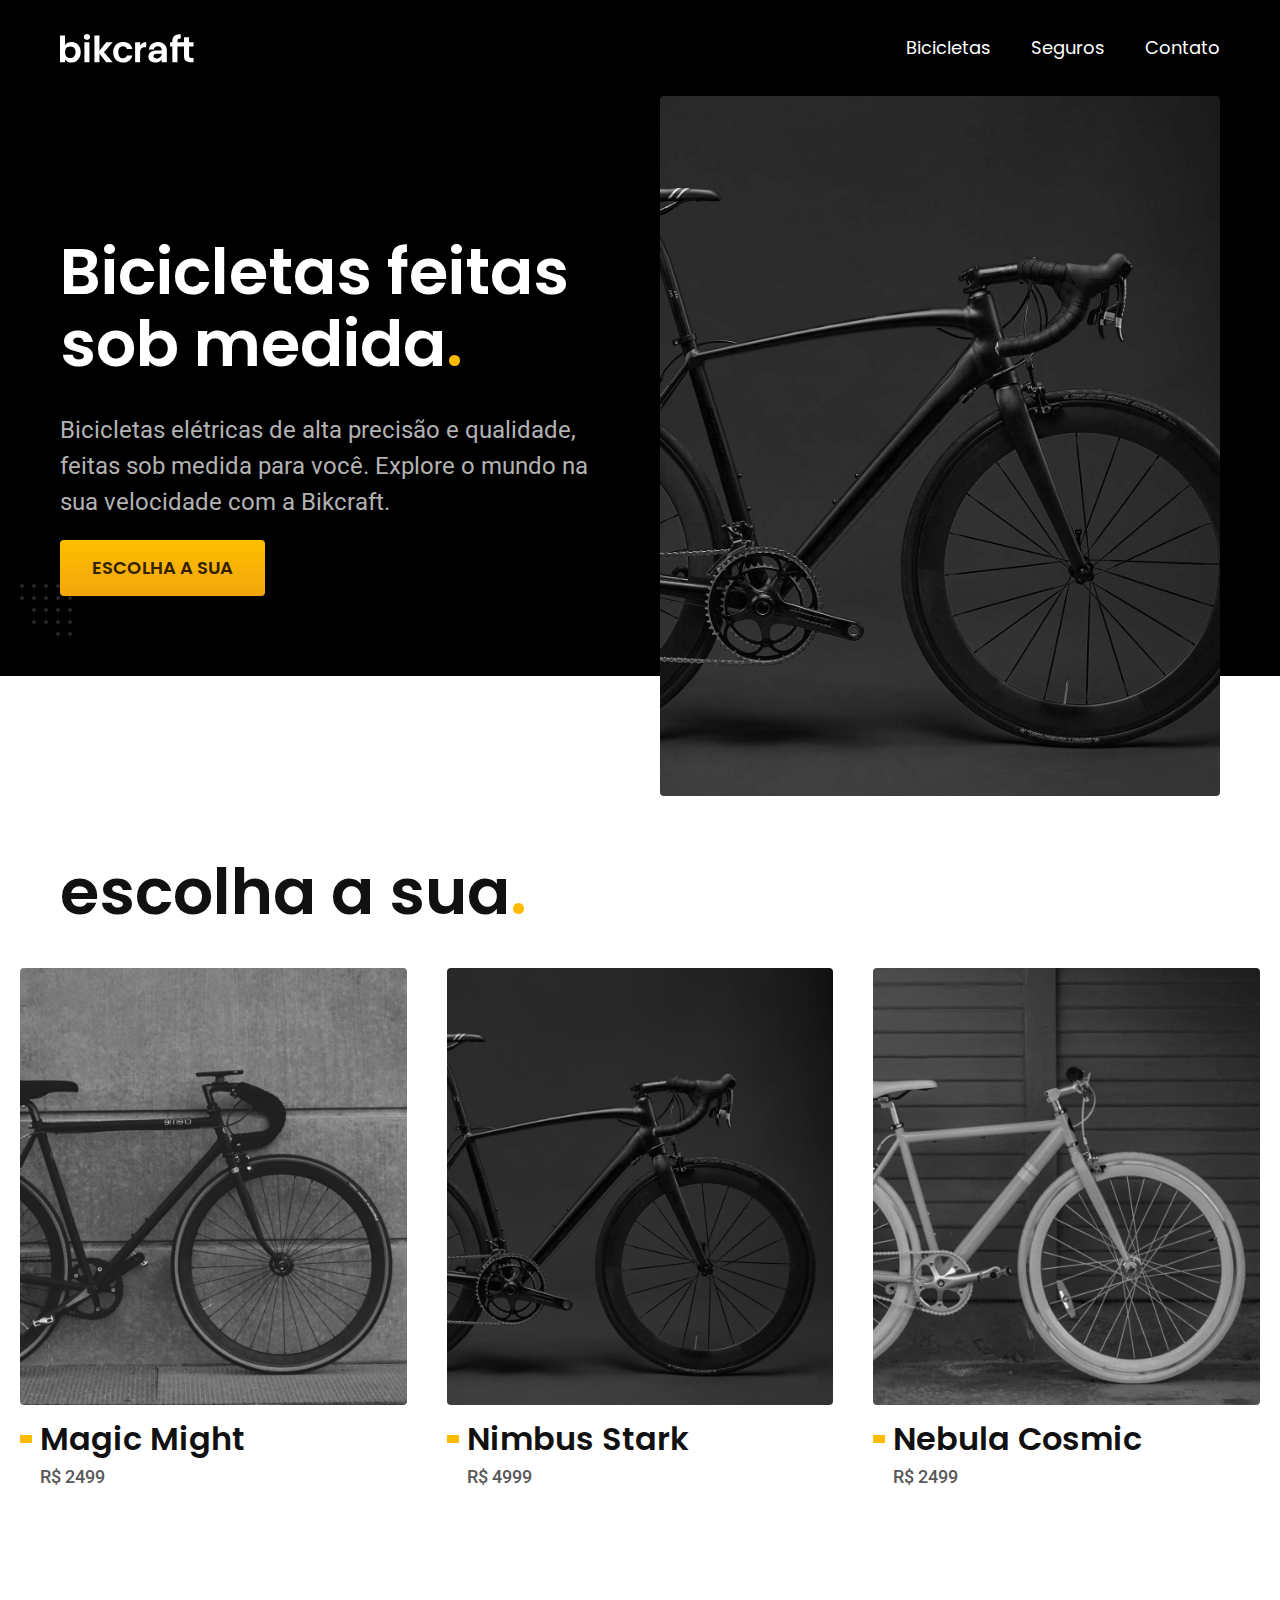
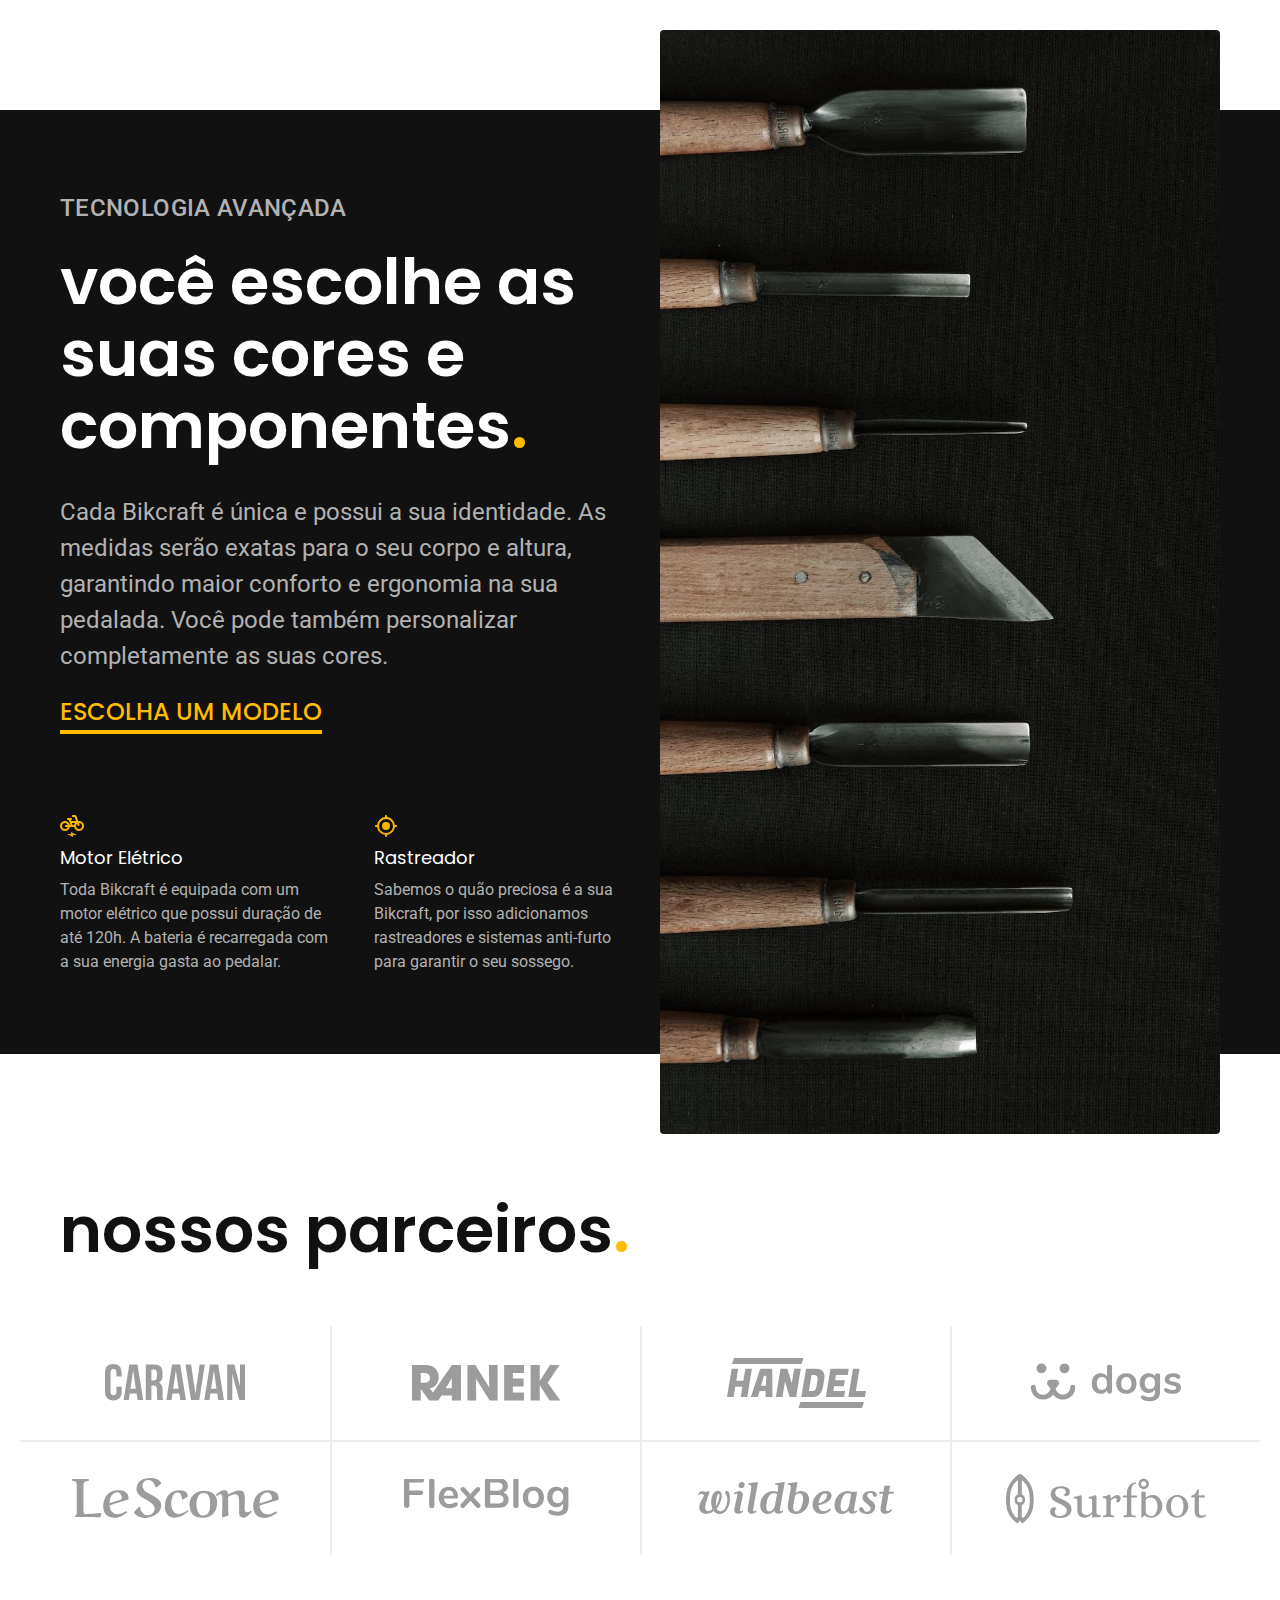
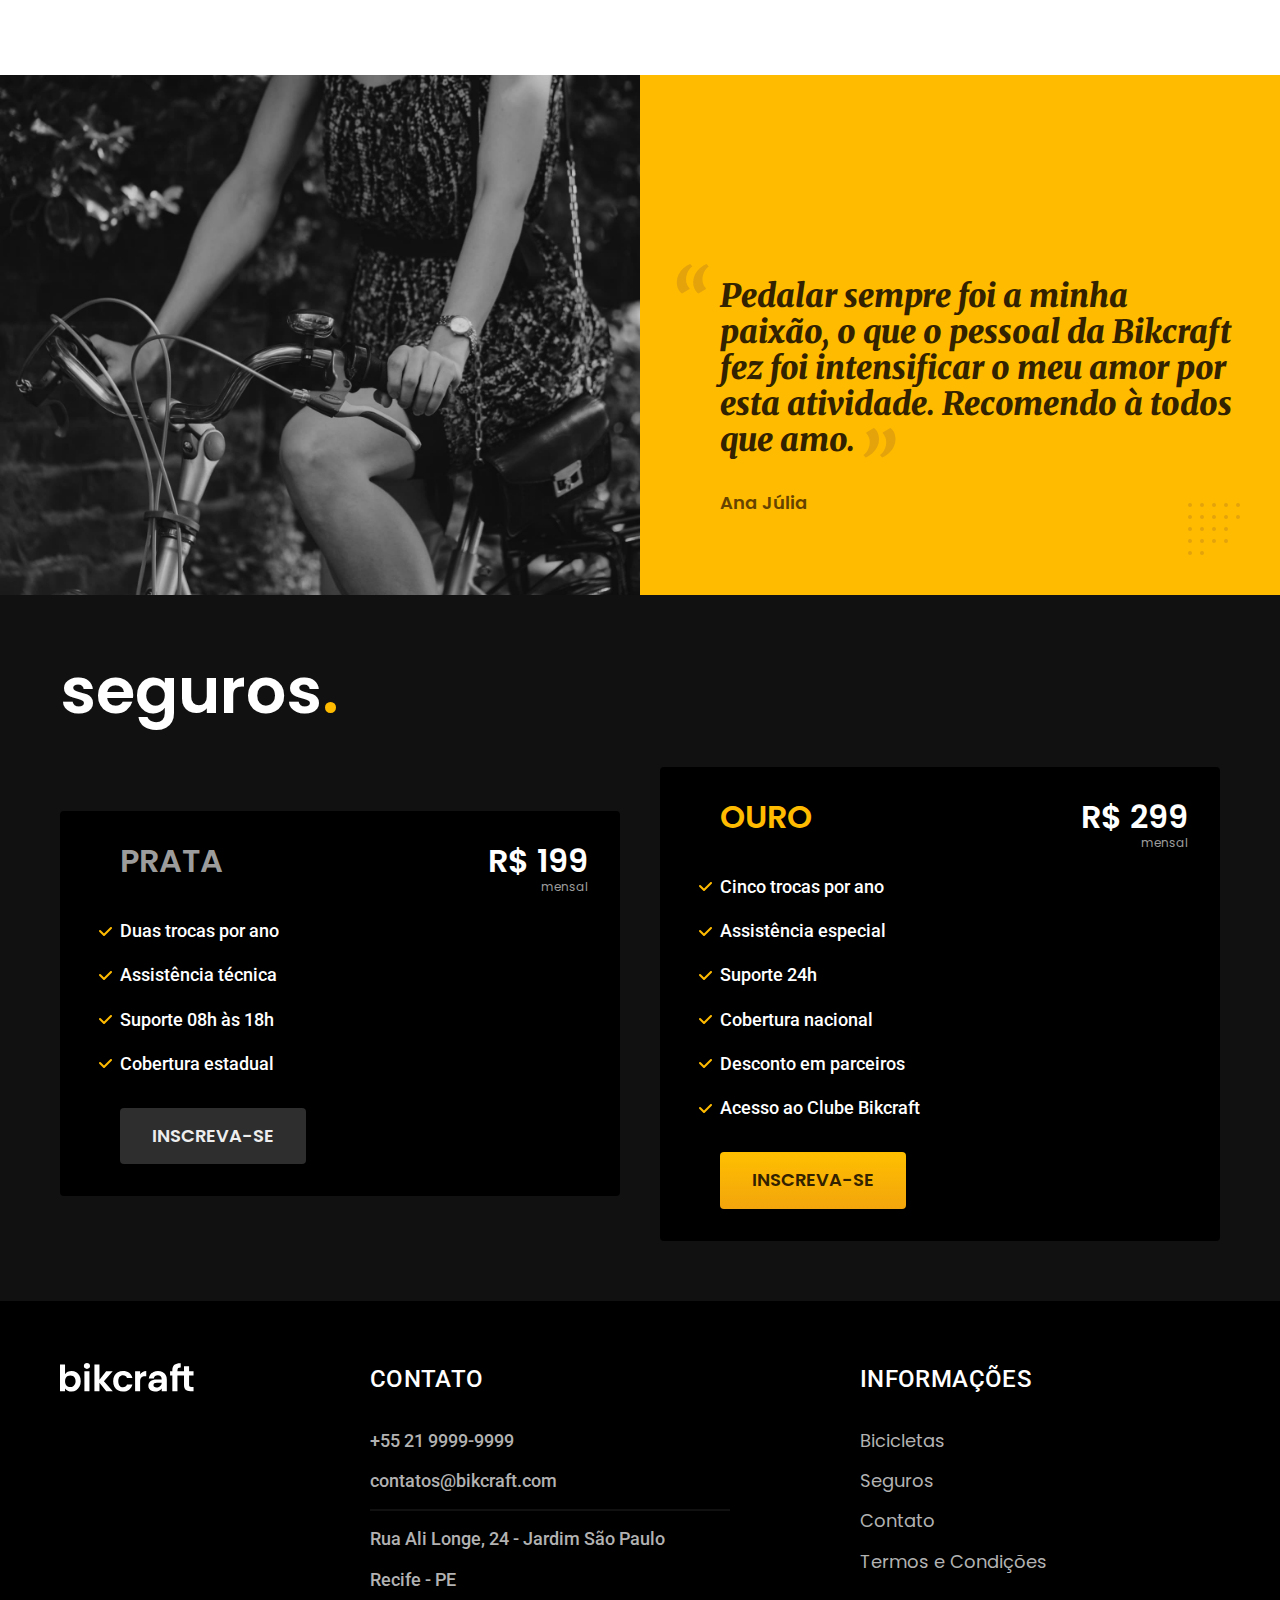
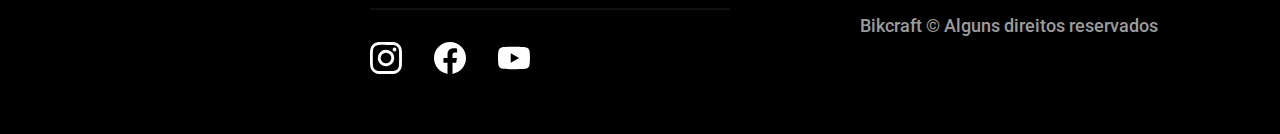
<file: index.html>
<!DOCTYPE html>
<html lang="pt-br">

<head>
  <meta charset="UTF-8">
  <meta http-equiv="X-UA-Compatible" content="IE=edge">
  <meta name="viewport" content="width=device-width, initial-scale=1.0">
  <title>Bikcraft - Bicicletas Elétricas</title>
  <meta name="description" content="Bicicletas elétricas de alta precisão e qualidade feitas sob medida para o cliente. Explore o mnundo na sua velocidade com a Bikcraft">

  <link rel="preload" href="./css/style.min.css" as="style">
  <link rel="stylesheet" href="./css/style.min.css">

  <link rel="preconnect" href="https://fonts.googleapis.com">
  <link rel="preconnect" href="https://fonts.gstatic.com" crossorigin>
  <link href="https://fonts.googleapis.com/css2?family=Merriweather:ital,wght@1,900&family=Poppins:wght@400;600&family=Roboto:wght@400;500&display=swap" rel="stylesheet">
</head>

<body>

  <header class="header-bg">
    <div class="header container">
      <a href="./">
        <img src="./img/logo.svg" width="136" height="32" alt="Bikcraft">
      </a>

      <nav aria-label="primaria">
        <ul class="header-menu font-1-m cor-0">
          <li><a href="./bicicletas.html">Bicicletas</a></li>
          <li><a href="./seguros.html">Seguros</a></li>
          <li><a href="./contato.html">Contato</a></li>
        </ul>
      </nav>
    </div>
  </header>

  <main class="introducao-bg">
    <div class="introducao container">
      <div class="introducao-conteudo">
        <h1 class="font-1-xxl cor-0">Bicicletas feitas sob medida<span class="cor-p1">.</span></h1>
        <p class="font-2-l cor-5">Bicicletas elétricas de alta precisão e qualidade, feitas sob medida para você. Explore o mundo na sua velocidade com a Bikcraft.</p>
        <a class="botao" href="./bicicletas.html">Escolha a sua</a>
      </div>

      <picture>
        <source media="(max-width: 800px" srcset="./img/bicicletas/nimbus.jpg">
        <img src="./img/fotos/introducao.jpg" width="1280" height="600" alt="bicicleta elétrica preta">
      </picture>
    </div>
  </main>

  <article class="bicicletas-lista">
    <h2 class="container font-1-xxl">escolha a sua<span class="cor-p1">.</span></h2>

    <ul>
      <li>
        <a href="./bicicletas/magic.html">
          <img src="./img/bicicletas/magic-home.jpg" width="920" height="1040" alt="Bicicleta Preta">
          <h3 class="font-1-xl">Magic Might</h3>
          <span class="font-2-m cor-8">R$ 2499</span>
        </a>
      </li>
      <li>
        <a href="./bicicletas/nimbus.html">
          <img src="./img/bicicletas/nimbus-home.jpg" width="920" height="1040" alt="Bicicleta Preta">
          <h3 class="font-1-xl">Nimbus Stark</h3>
          <span class="font-2-m cor-8">R$ 4999</span>
        </a>
      </li>
      <li>
        <a href="./bicicletas/nebula.html">
          <img src="./img/bicicletas/nebula-home.jpg" width="920" height="1040" alt="Bicicleta Preta">
          <h3 class="font-1-xl">Nebula Cosmic</h3>
          <span class="font-2-m cor-8">R$ 2499</span>
        </a>
      </li>
    </ul>
  </article>

  <article class="tecnologia-bg">
    <div class="tecnologia container">
      <div class="tecnologia-conteudo">
        <span class="font-2-l-b cor-5">Tecnologia Avançada</span>
        <h2 class="font-1-xxl cor-0">você escolhe as suas cores e componentes<span class="cor-p1">.</span></h2>
        <p class="font-2-l cor-5">Cada Bikcraft é única e possui a sua identidade. As medidas serão exatas para o seu corpo e altura, garantindo maior conforto e ergonomia na sua pedalada. Você pode também personalizar completamente as suas cores.</p>
        <a class="link" href="./bicicletas.html">escolha um modelo</a>
        <div class="tecnologia-vantagens">
          <div>
            <img src="./img/icones/eletrica.svg" width="32" height="32" alt="">
            <h3 class="font-1-m cor-0">Motor Elétrico</h3>
            <p class="font-2-s cor-5">Toda Bikcraft é equipada com um motor elétrico que possui duração de até 120h. A bateria é recarregada com a sua energia gasta ao pedalar.</p>
          </div>
          <div>
            <img src="./img/icones/rastreador.svg" width="24" height="24" alt="">
            <h3 class="font-1-m cor-0">Rastreador</h3>
            <p class="font-2-s cor-5">Sabemos o quão preciosa é a sua Bikcraft, por isso adicionamos rastreadores e sistemas anti-furto para garantir o seu sossego.</p>
          </div>
        </div>

      </div>

      <div class="tecnologia-imagem">
        <img src="./img/fotos/tecnologia.jpg" width="1200" height="1920" alt="">
      </div>
    </div>
  </article>

  <section class="parceiros" aria-label="Nossos Parceiros">
    <h2 class="container font-1-xxl">nossos parceiros<span class="cor-p1">.</span></h2>

    <ul>
      <li><img src="./img/parceiros/caravan.svg" width="140" height="38" alt="Caravan">
      </li>
      <li><img src="./img/parceiros/ranek.svg" width="149" height="36" alt="ranek">
      </li>
      <li><img src="./img/parceiros/handel.svg" width="139" height="50" alt="handel">
      </li>
      <li><img src="./img/parceiros/dogs.svg" width="152" height="39" alt="dogs">
      </li>
      <li><img src="./img/parceiros/lescone.svg" width="208" height="41" alt="lescone">
      </li>
      <li><img src="./img/parceiros/flexblog.svg" width="165" height="38" alt="flexblog">
      </li>
      <li><img src="./img/parceiros/wildbeast.svg" width="196" height="34" alt="wildbeast">
      </li>
      <li><img src="./img/parceiros/surfbot.svg" width="200" height="49" alt="Caravan">
      </li>
    </ul>


  </section>

  <section class="depoimento" aria-label="Depoimento">
    <div>
      <img src="./img/fotos/depoimento.jpg" width="1560" height="1360" alt="Pessoa pedalando uma bicicleta Bikcraft">
    </div>

    <div class="depoimento-conteudo">
      <blockquote class="font-1-xl cor-p5">
        <p>Pedalar sempre foi a minha paixão, o que o pessoal da Bikcraft fez foi intensificar o meu amor por esta atividade. Recomendo à todos que amo.</p>
      </blockquote>
      <span class="font-1-m-b cor-p4">Ana Júlia</span>
    </div>
  </section>

  <article class="seguros-bg">
    <div class="seguros container">
      <h2 class="font-1-xxl cor-0">seguros<span class="cor-p1">.</span></h2>
      <div class="seguros-item">
        <h3 class="font-1-xl cor-6">PRATA</h3>
        <span class="font-1-xl cor-0">R$ 199 <span class="font-1-xs cor-6">mensal</span></span>
        <ul class="font-2-m cor-0">
          <li>Duas trocas por ano</li>
          <li>Assistência técnica</li>
          <li>Suporte 08h às 18h</li>
          <li>Cobertura estadual</li>
        </ul>
        <a class="botao secundario" href="./orcamento.html">Inscreva-se</a>
      </div>
      <div class="seguros-item">
        <h3 class="font-1-xl cor-p1">OURO</h3>
        <span class="font-1-xl cor-0">R$ 299 <span class="font-1-xs cor-6">mensal</span></span>
        <ul class="font-2-m cor-0">
          <li>Cinco trocas por ano</li>
          <li>Assistência especial</li>
          <li>Suporte 24h</li>
          <li>Cobertura nacional</li>
          <li>Desconto em parceiros</li>
          <li>Acesso ao Clube Bikcraft</li>
        </ul>
        <a class="botao" href="./orcamento.html">Inscreva-se</a>
      </div>
    </div>

  </article>

  <footer class="footer-bg">
    <div class="footer container">
      <img src="./img/logo.svg" width="136" height="32" alt="Bikcraft">
      <div class="footer-contato">
        <h3 class="font-2-l-b cor-0">Contato</h3>
        <ul class="font-2-m cor-5">
          <li><a href="tel:+552199999999">+55 21 9999-9999</a></li>
          <li><a href="mailto:">contatos@bikcraft.com</a></li>
          <li>Rua Ali Longe, 24 - Jardim São Paulo</li>
          <li>Recife - PE</li>
        </ul>
        <div class="footer-redes">
          <a href="./">
            <img src="./img/redes/instagram.svg" width="32" height="32" alt="Instagram">
          </a>
          <a href="./">
            <img src="./img/redes/facebook.svg" width="32" height="32" alt="Facbook">
          </a>
          <a href="./">
            <img src="./img/redes/youtube.svg" width="32" height="32" alt="Youtube">
          </a>
        </div>
      </div>
      <div class="footer-informacoes">
        <h3 class="font-2-l-b cor-0">Informações</h3>
        <nav>
          <ul class="font-1-m cor-5">
            <li><a href="./bicicletas.html">Bicicletas</a></li>
            <li><a href="./seguros.html">Seguros</a></li>
            <li><a href="./contato.html">Contato</a></li>
            <li><a href="./termos.html">Termos e Condições</a></li>
          </ul>
        </nav>
        <p class="footer-copy font-2-m cor-6">Bikcraft © Alguns direitos reservados</p>
      </div>
    </div>

  </footer>
</body>

</html>
</file>
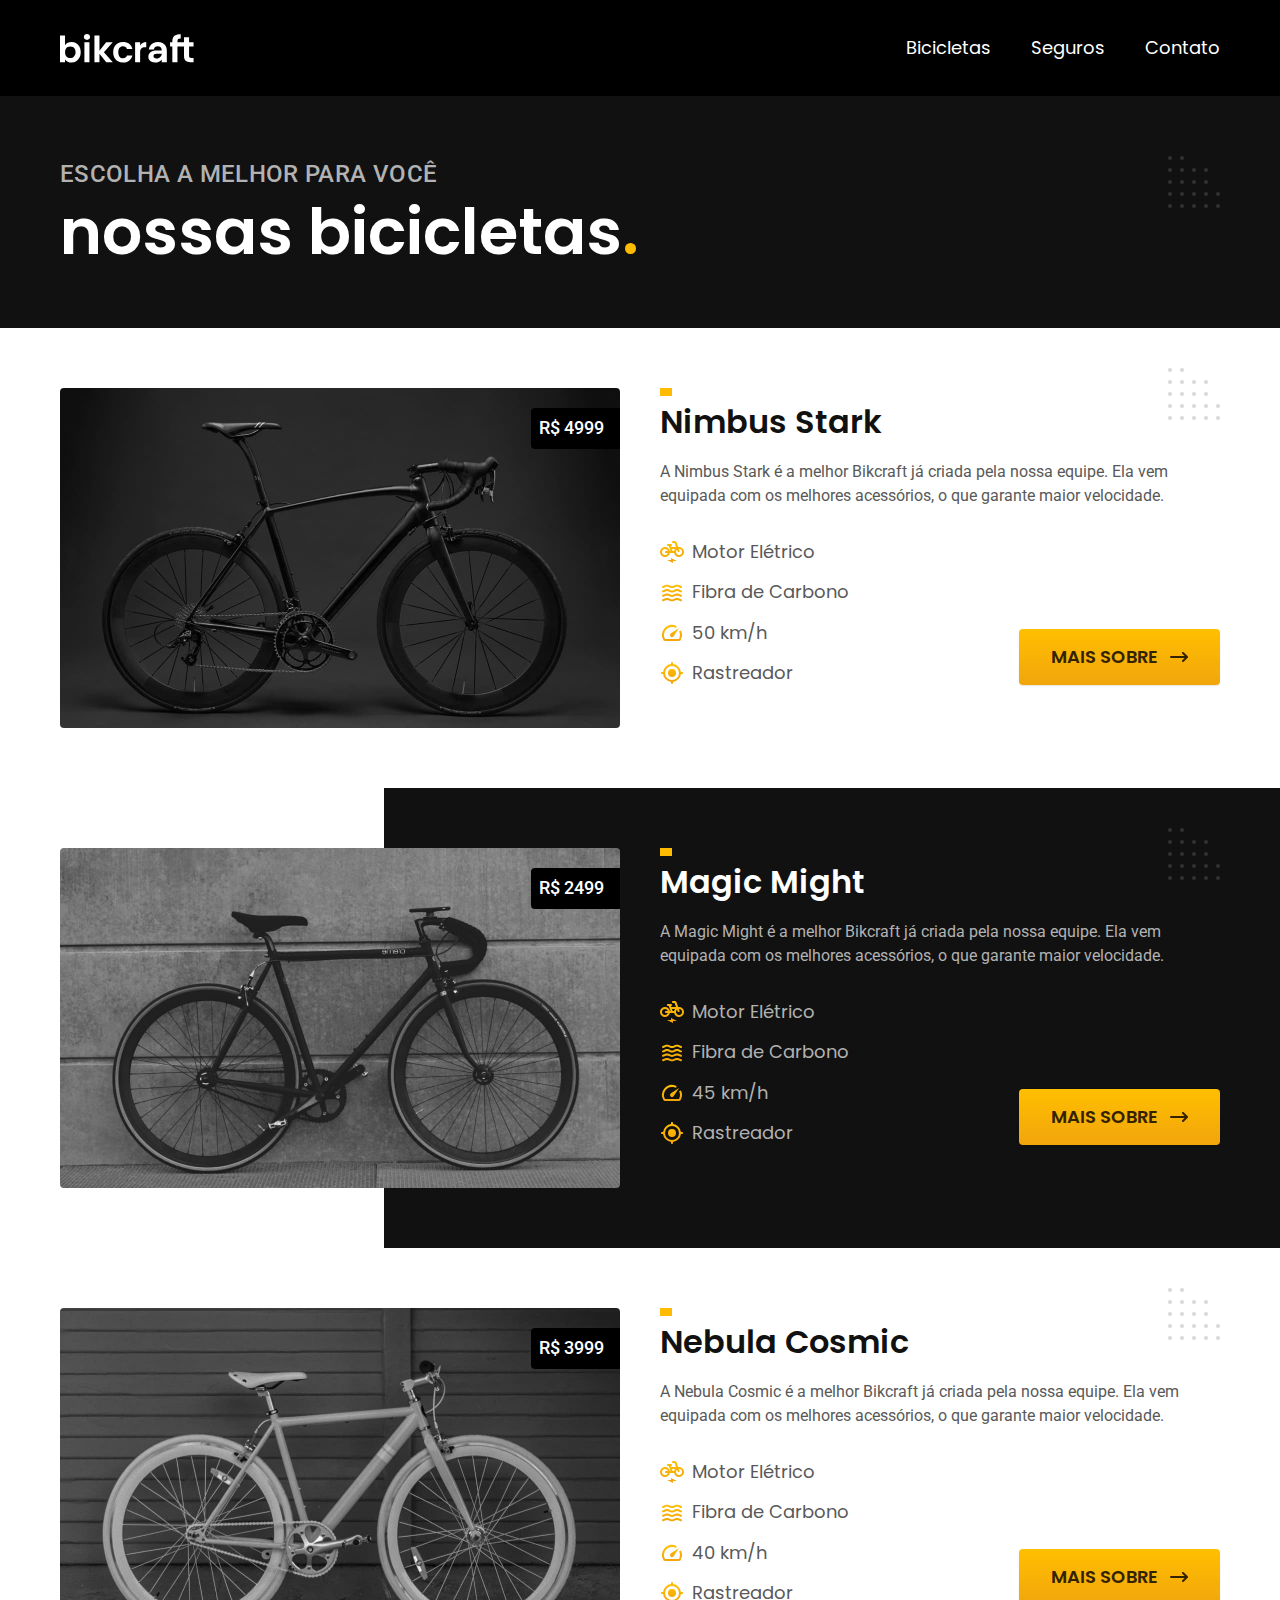
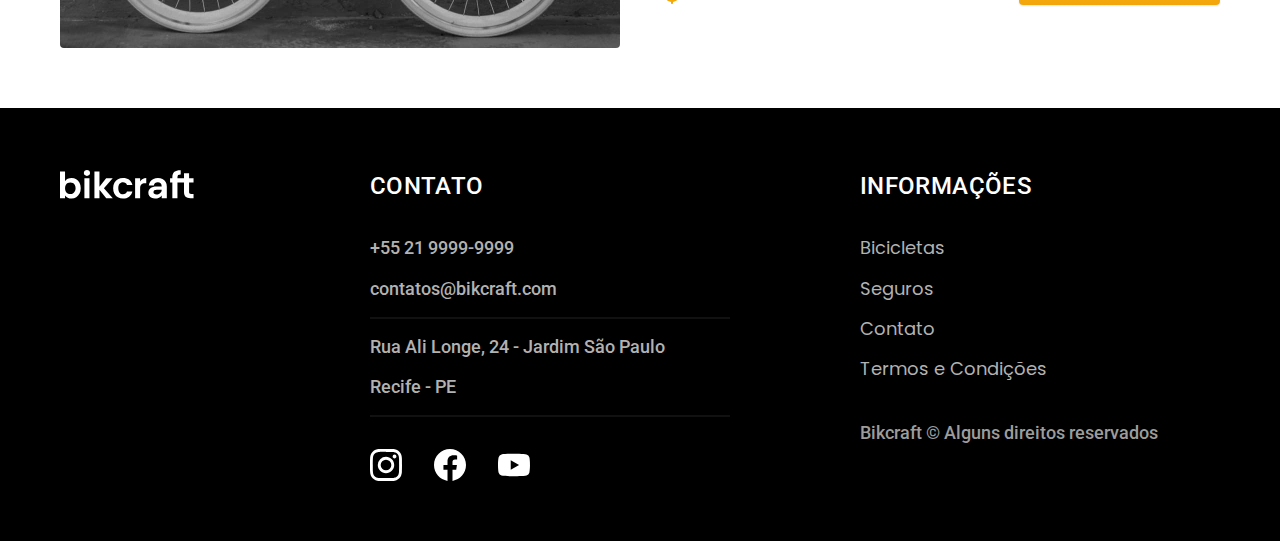
<file: bicicletas.html>
<!DOCTYPE html>
<html lang="pt-br">

<head>
  <meta charset="UTF-8">
  <meta http-equiv="X-UA-Compatible" content="IE=edge">
  <meta name="viewport" content="width=device-width, initial-scale=1.0">
  <title>Bicicletas | Bikcraft</title>
  <meta name="description" content="Bicicletas">

  <link rel="preload" href="./css/style.min.css" as="style">
  <link rel="stylesheet" href="./css/style.min.css">

  <link rel="preconnect" href="https://fonts.googleapis.com">
  <link rel="preconnect" href="https://fonts.gstatic.com" crossorigin>
  <link href="https://fonts.googleapis.com/css2?family=Merriweather:ital,wght@1,900&family=Poppins:wght@400;600&family=Roboto:wght@400;500&display=swap" rel="stylesheet">
</head>

<body id="bicicletas">

  <header class="header-bg">
    <div class="header container">
      <a href="./">
        <img src="./img/logo.svg" width="136" height="32" alt="Bikcraft">
      </a>

      <nav aria-label="primaria">
        <ul class="header-menu font-1-m cor-0">
          <li><a href="./bicicletas.html">Bicicletas</a></li>
          <li><a href="./seguros.html">Seguros</a></li>
          <li><a href="./contato.html">Contato</a></li>
        </ul>
      </nav>
    </div>
  </header>

  <main>
    <div class="titulo-bg">
      <div class="titulo container">
        <p class="font-2-l-b cor-5">escolha a melhor para você</p>
        <h1 class="font-1-xxl cor-0">nossas bicicletas<span class="cor-p1">.</span></h1>
      </div>
    </div>

    <div class="bicicletas container">
      <div class="bicicletas-imagem">
        <img src="./img/bicicletas/nimbus.jpg" width="1120" height="680" alt="Bicicleta preta">
        <span class="font-2-m cor-0">R$ 4999</span>
      </div>
      <div class="bicicletas-conteudo">
        <h2 class="font-1-xl">Nimbus Stark</h2>
        <p class="font-2-s cor-8">A Nimbus Stark é a melhor Bikcraft já criada pela nossa equipe. Ela vem equipada com os melhores acessórios, o que garante maior velocidade.</p>
        <ul class="font-1-m cor-8">
          <li>
            <img src="./img/icones/eletrica.svg" width="32" height="32" alt="">Motor Elétrico
          </li>
          <li>
            <img src="./img/icones/carbono.svg" width="32" height="32" alt="">Fibra de Carbono
          </li>
          <li>
            <img src="./img/icones/velocidade.svg" width="32" height="32" alt="">50 km/h
          </li>
          <li>
            <img src="./img/icones/rastreador.svg" width="32" height="32" alt="">Rastreador
          </li>
        </ul>
        <a class="botao seta" href="./bicicletas/nimbus.html">Mais sobre</a>
      </div>
    </div>

    <div class="bicicletas-bg">
      <div class="bicicletas container">
        <div class="bicicletas-imagem">
          <img src="./img/bicicletas/magic.jpg" width="1120" height="680" alt="Bicicleta preta">
          <span class="font-2-m cor-0">R$ 2499</span>
        </div>
        <div class="bicicletas-conteudo">
          <h2 class="font-1-xl cor-0">Magic Might</h2>
          <p class="font-2-s cor-5">A Magic Might é a melhor Bikcraft já criada pela nossa equipe. Ela vem equipada com os melhores acessórios, o que garante maior velocidade.</p>
          <ul class="font-1-m cor-5">
            <li>
              <img src="./img/icones/eletrica.svg" width="32" height="32" alt="">Motor Elétrico
            </li>
            <li>
              <img src="./img/icones/carbono.svg" width="32" height="32" alt="">Fibra de Carbono
            </li>
            <li>
              <img src="./img/icones/velocidade.svg" width="32" height="32" alt="">45 km/h
            </li>
            <li>
              <img src="./img/icones/rastreador.svg" width="32" height="32" alt="">Rastreador
            </li>
          </ul>
          <a class="botao seta" href="./bicicletas/magic.html">Mais sobre</a>
        </div>
      </div>
    </div>


    <div class="bicicletas container">
      <div class="bicicletas-imagem">
        <img src="./img/bicicletas/nebula.jpg" width="1120" height="680" alt="Bicicleta preta">
        <span class="font-2-m cor-0">R$ 3999</span>
      </div>
      <div class="bicicletas-conteudo">
        <h2 class="font-1-xl">Nebula Cosmic</h2>
        <p class="font-2-s cor-8">A Nebula Cosmic é a melhor Bikcraft já criada pela nossa equipe. Ela vem equipada com os melhores acessórios, o que garante maior velocidade.</p>
        <ul class="font-1-m cor-8">
          <li>
            <img src="./img/icones/eletrica.svg" width="32" height="32" alt="">Motor Elétrico
          </li>
          <li>
            <img src="./img/icones/carbono.svg" width="32" height="32" alt="">Fibra de Carbono
          </li>
          <li>
            <img src="./img/icones/velocidade.svg" width="32" height="32" alt="">40 km/h
          </li>
          <li>
            <img src="./img/icones/rastreador.svg" width="32" height="32" alt="">Rastreador
          </li>
        </ul>
        <a class="botao seta" href="./bicicletas/nebula.html">Mais sobre</a>
      </div>
    </div>
  </main>

  <footer class="footer-bg">
    <div class="footer container">
      <img src="./img/logo.svg" width="136" height="32" alt="Bikcraft">
      <div class="footer-contato">
        <h3 class="font-2-l-b cor-0">Contato</h3>
        <ul class="font-2-m cor-5">
          <li><a href="tel:+552199999999">+55 21 9999-9999</a></li>
          <li><a href="mailto:">contatos@bikcraft.com</a></li>
          <li>Rua Ali Longe, 24 - Jardim São Paulo</li>
          <li>Recife - PE</li>
        </ul>
        <div class="footer-redes">
          <a href="./">
            <img src="./img/redes/instagram.svg" width="32" height="32" alt="Instagram">
          </a>
          <a href="./">
            <img src="./img/redes/facebook.svg" width="32" height="32" alt="Facbook">
          </a>
          <a href="./">
            <img src="./img/redes/youtube.svg" width="32" height="32" alt="Youtube">
          </a>
        </div>
      </div>
      <div class="footer-informacoes">
        <h3 class="font-2-l-b cor-0">Informações</h3>
        <nav>
          <ul class="font-1-m cor-5">
            <li><a href="./bicicletas.html">Bicicletas</a></li>
            <li><a href="./seguros.html">Seguros</a></li>
            <li><a href="./contato.html">Contato</a></li>
            <li><a href="./termos.html">Termos e Condições</a></li>
          </ul>
        </nav>
        <p class="footer-copy font-2-m cor-6">Bikcraft © Alguns direitos reservados</p>
      </div>
    </div>

  </footer>
</body>

</html>
</file>
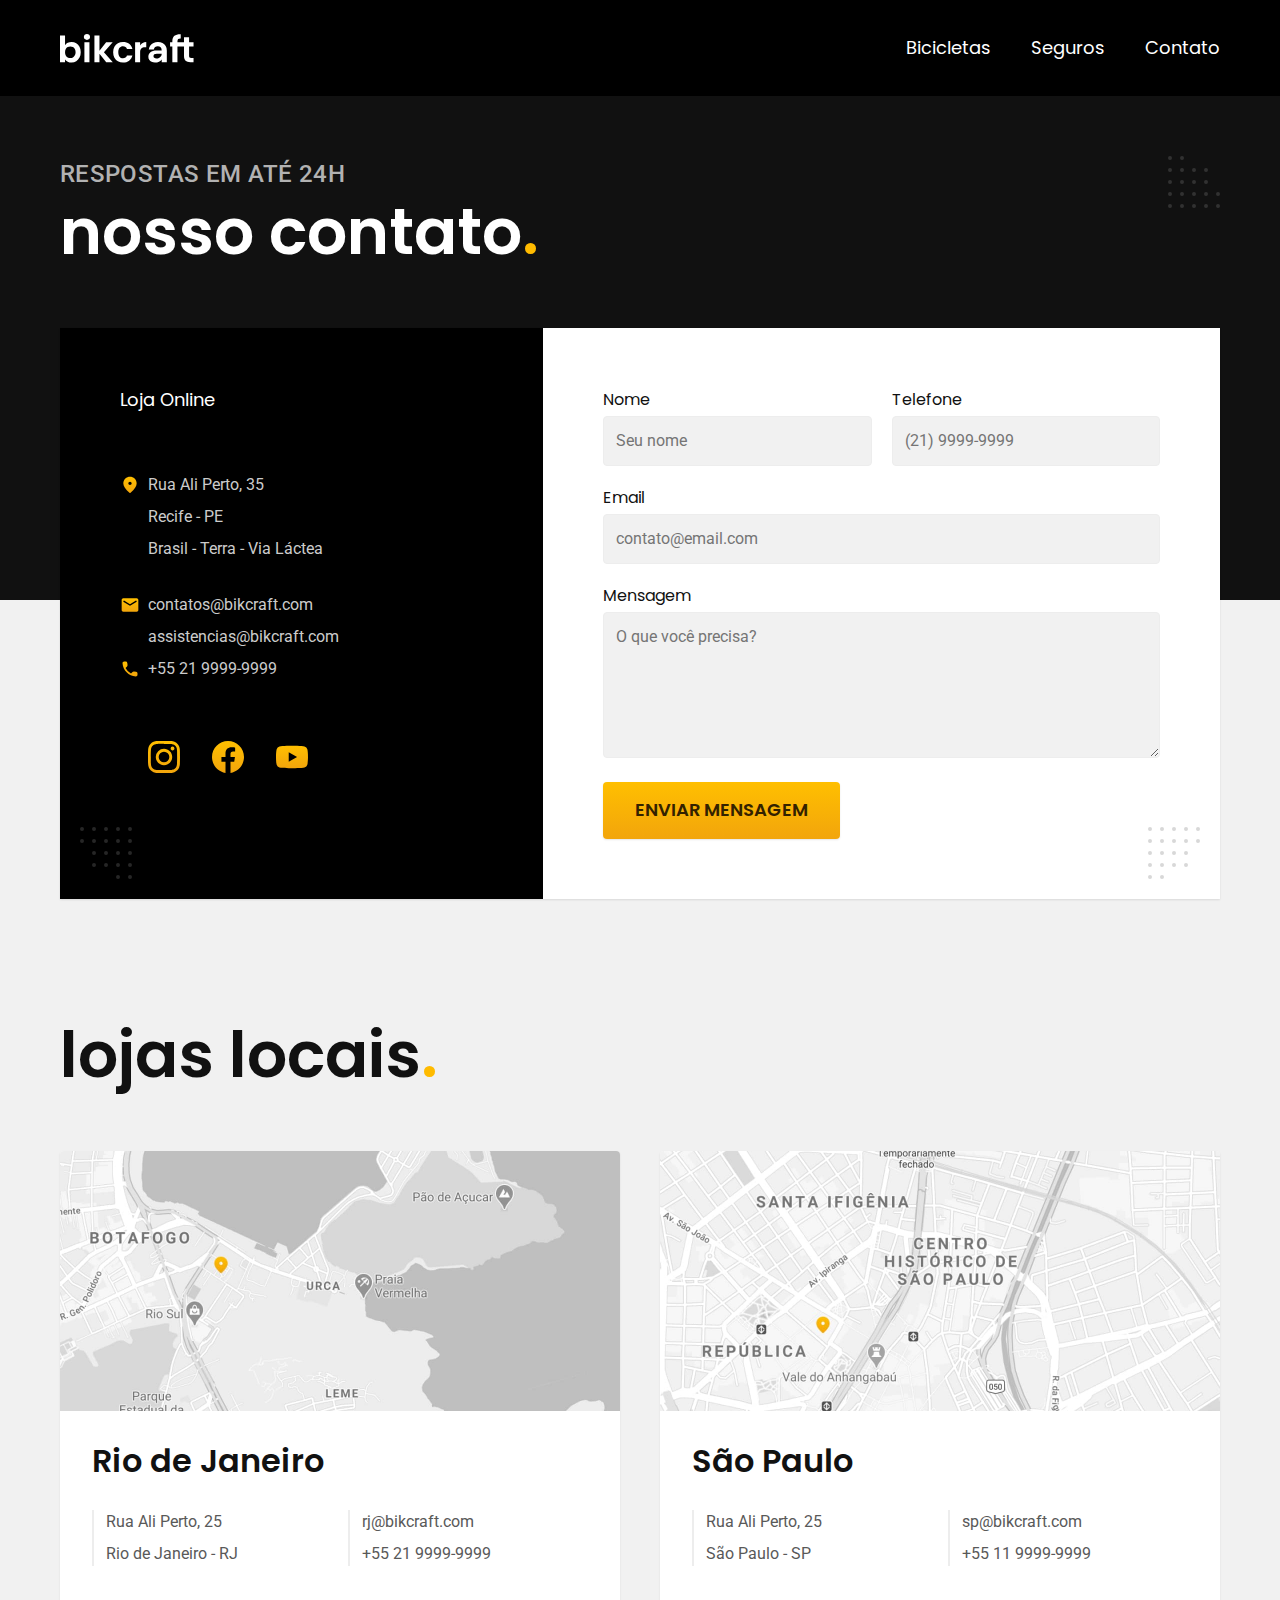
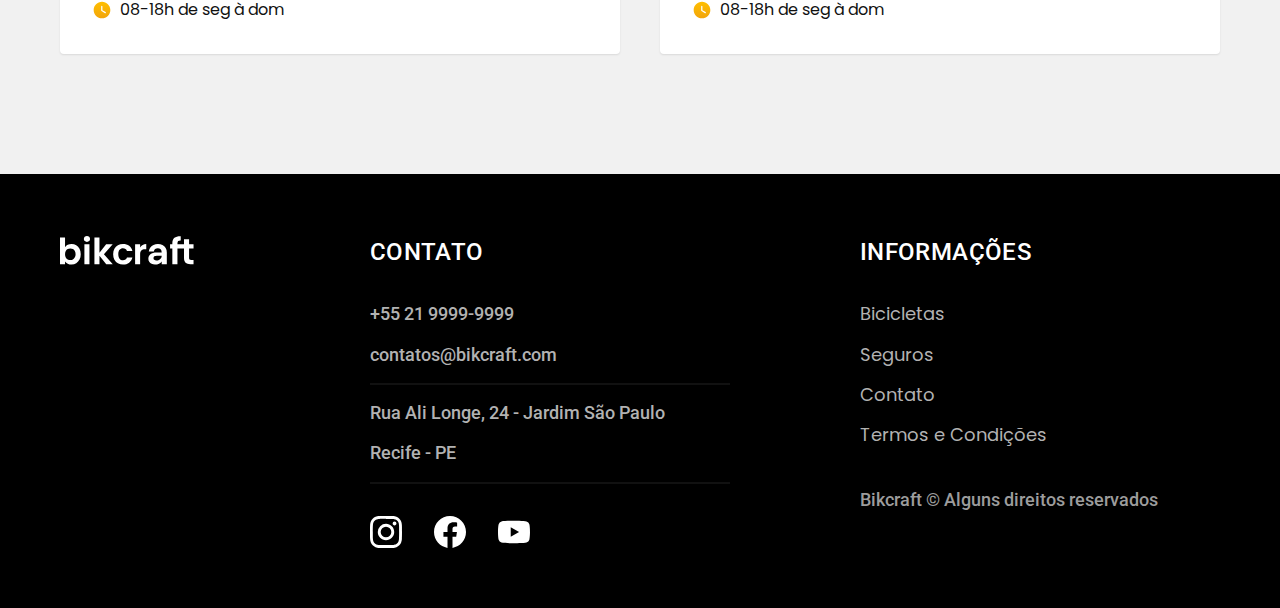
<file: contato.html>
<!DOCTYPE html>
<html lang="pt-br">

<head>
  <meta charset="UTF-8">
  <meta http-equiv="X-UA-Compatible" content="IE=edge">
  <meta name="viewport" content="width=device-width, initial-scale=1.0">
  <title>Contato | Bikcraft</title>
  <meta name="description" content="Contato">

  <link rel="preload" href="./css/style.min.css" as="style">
  <link rel="stylesheet" href="./css/style.min.css">

  <link rel="preconnect" href="https://fonts.googleapis.com">
  <link rel="preconnect" href="https://fonts.gstatic.com" crossorigin>
  <link href="https://fonts.googleapis.com/css2?family=Merriweather:ital,wght@1,900&family=Poppins:wght@400;600&family=Roboto:wght@400;500&display=swap" rel="stylesheet">
</head>

<body id="contato">

  <header class="header-bg">
    <div class="header container">
      <a href="./">
        <img src="./img/logo.svg" width="136" height="32" alt="Bikcraft">
      </a>

      <nav aria-label="primaria">
        <ul class="header-menu font-1-m cor-0">
          <li><a href="./bicicletas.html">Bicicletas</a></li>
          <li><a href="./seguros.html">Seguros</a></li>
          <li><a href="./contato.html">Contato</a></li>
        </ul>
      </nav>
    </div>
  </header>

  <main>
    <div class="titulo-bg">
      <div class="titulo container">
        <p class="font-2-l-b cor-5">Respostas em até 24h</p>
        <h1 class="font-1-xxl cor-0">nosso contato<span class="cor-p1">.</span></h1>
      </div>
    </div>

    <div class="contato container">
      <section class="contato-dados" aria-label="Endereço">
        <h2 class="font-1-m cor-0">Loja Online</h2>
        <div class="contato-endereco font-2-s cor-4">
          <p>Rua Ali Perto, 35</p>
          <p>Recife - PE</p>
          <p>Brasil - Terra - Via Láctea</p>
        </div>
        <address class="contato-meios font-2-s cor-4">
          <a href="mailto:contatos@bikcraft.com">contatos@bikcraft.com</a>
          <a href="mailto:assistencias@bikcraft.com">assistencias@bikcraft.com</a>
          <a href="tel:+552199999999">+55 21 9999-9999</a>
        </address>
        <div class="contato-redes">
          <a href="./">
            <img src="./img/redes/instagram-p.svg" width="32" height="32" alt="Instagram">
          </a>
          <a href="./">
            <img src="./img/redes/facebook-p.svg" width="32" height="32" alt="Facebook">
          </a>
          <a href="./">
            <img src="./img/redes/youtube-p.svg" width="32" height="32" alt="Youtube">
          </a>
        </div>
      </section>
      <section class="contato-formulario" aria-label="Formulário">
        <form class="form" action="./contato.html">
          <div>
            <label for="nome">Nome</label>
            <input type="text" id="nome" name="nome" placeholder="Seu nome">
          </div>
          <div>
            <label for="telefone">Telefone</label>
            <input type="text" id="telefone" name="telefone" placeholder="(21) 9999-9999">
          </div>
          <div class="col-2">
            <label for="email">Email</label>
            <input type="email" id="email" name="email" placeholder="contato@email.com">
          </div>
          <div class="col-2">
            <label for="mensagem">Mensagem</label>
            <textarea rows="5" id="mensagem" name="mensagem" placeholder="O que você precisa?"></textarea>
          </div>
          <button class="botao col-2">Enviar Mensagem</button>
        </form>
      </section>
    </div>
  </main>

  <article class="lojas container">
    <h2 class="font-1-xxl cor-">lojas locais<span class="cor-p1">.</span></h2>

    <div class="lojas-item">
      <img src="./img/lojas/rj.jpg" width="1120" height="520" alt="mapa marcando o endereço em Rua Ali Perto, 25 - Rio de Janeiro -RJ">
      <div class="lojas-conteudo">
        <h3 class="font-1-xl">Rio de Janeiro</h3>
        <div class="lojas-dados font-2-s cor-8">
          <p>Rua Ali Perto, 25</p>
          <p>Rio de Janeiro - RJ</p>
        </div>
        <div class="lojas-dados font-2-s cor-8">
          <a href="mailto:rj@bikcraft.com">rj@bikcraft.com</a>
          <a href="tel:+552199999999">+55 21 9999-9999</a>
        </div>
        <p class="lojas-tempo font-1-s"><img src="./img/icones/horario.svg" width="20" height="20" alt="">08-18h de seg à dom</p>
      </div>
    </div>

    <div class="lojas-item">
      <img src="./img/lojas/sp.jpg" width="1120" height="520" alt="mapa marcando o endereço em Rua Ali Perto, 25 - São Paulo - SP">
      <div class="lojas-conteudo">
        <h3 class="font-1-xl">São Paulo</h3>
        <div class="lojas-dados font-2-s cor-8">
          <p>Rua Ali Perto, 25</p>
          <p>São Paulo - SP</p>
        </div>
        <div class="lojas-dados font-2-s cor-8">
          <a href="mailto:rj@bikcraft.com">sp@bikcraft.com</a>
          <a href="tel:+552199999999">+55 11 9999-9999</a>
        </div>
        <p class="lojas-tempo font-1-s"><img src="./img/icones/horario.svg" width="20" height="20" alt="">08-18h de seg à dom</p>
      </div>
    </div>
  </article>

  <footer class="footer-bg">
    <div class="footer container">
      <img src="./img/logo.svg" width="136" height="32" alt="Bikcraft">
      <div class="footer-contato">
        <h3 class="font-2-l-b cor-0">Contato</h3>
        <ul class="font-2-m cor-5">
          <li><a href="tel:+552199999999">+55 21 9999-9999</a></li>
          <li><a href="mailto:">contatos@bikcraft.com</a></li>
          <li>Rua Ali Longe, 24 - Jardim São Paulo</li>
          <li>Recife - PE</li>
        </ul>
        <div class="footer-redes">
          <a href="./">
            <img src="./img/redes/instagram.svg" width="32" height="32" alt="Instagram">
          </a>
          <a href="./">
            <img src="./img/redes/facebook.svg" width="32" height="32" alt="Facbook">
          </a>
          <a href="./">
            <img src="./img/redes/youtube.svg" width="32" height="32" alt="Youtube">
          </a>
        </div>
      </div>
      <div class="footer-informacoes">
        <h3 class="font-2-l-b cor-0">Informações</h3>
        <nav>
          <ul class="font-1-m cor-5">
            <li><a href="./bicicletas.html">Bicicletas</a></li>
            <li><a href="./seguros.html">Seguros</a></li>
            <li><a href="./contato.html">Contato</a></li>
            <li><a href="./termos.html">Termos e Condições</a></li>
          </ul>
        </nav>
        <p class="footer-copy font-2-m cor-6">Bikcraft © Alguns direitos reservados</p>
      </div>
    </div>

  </footer>
</body>

</html>
</file>
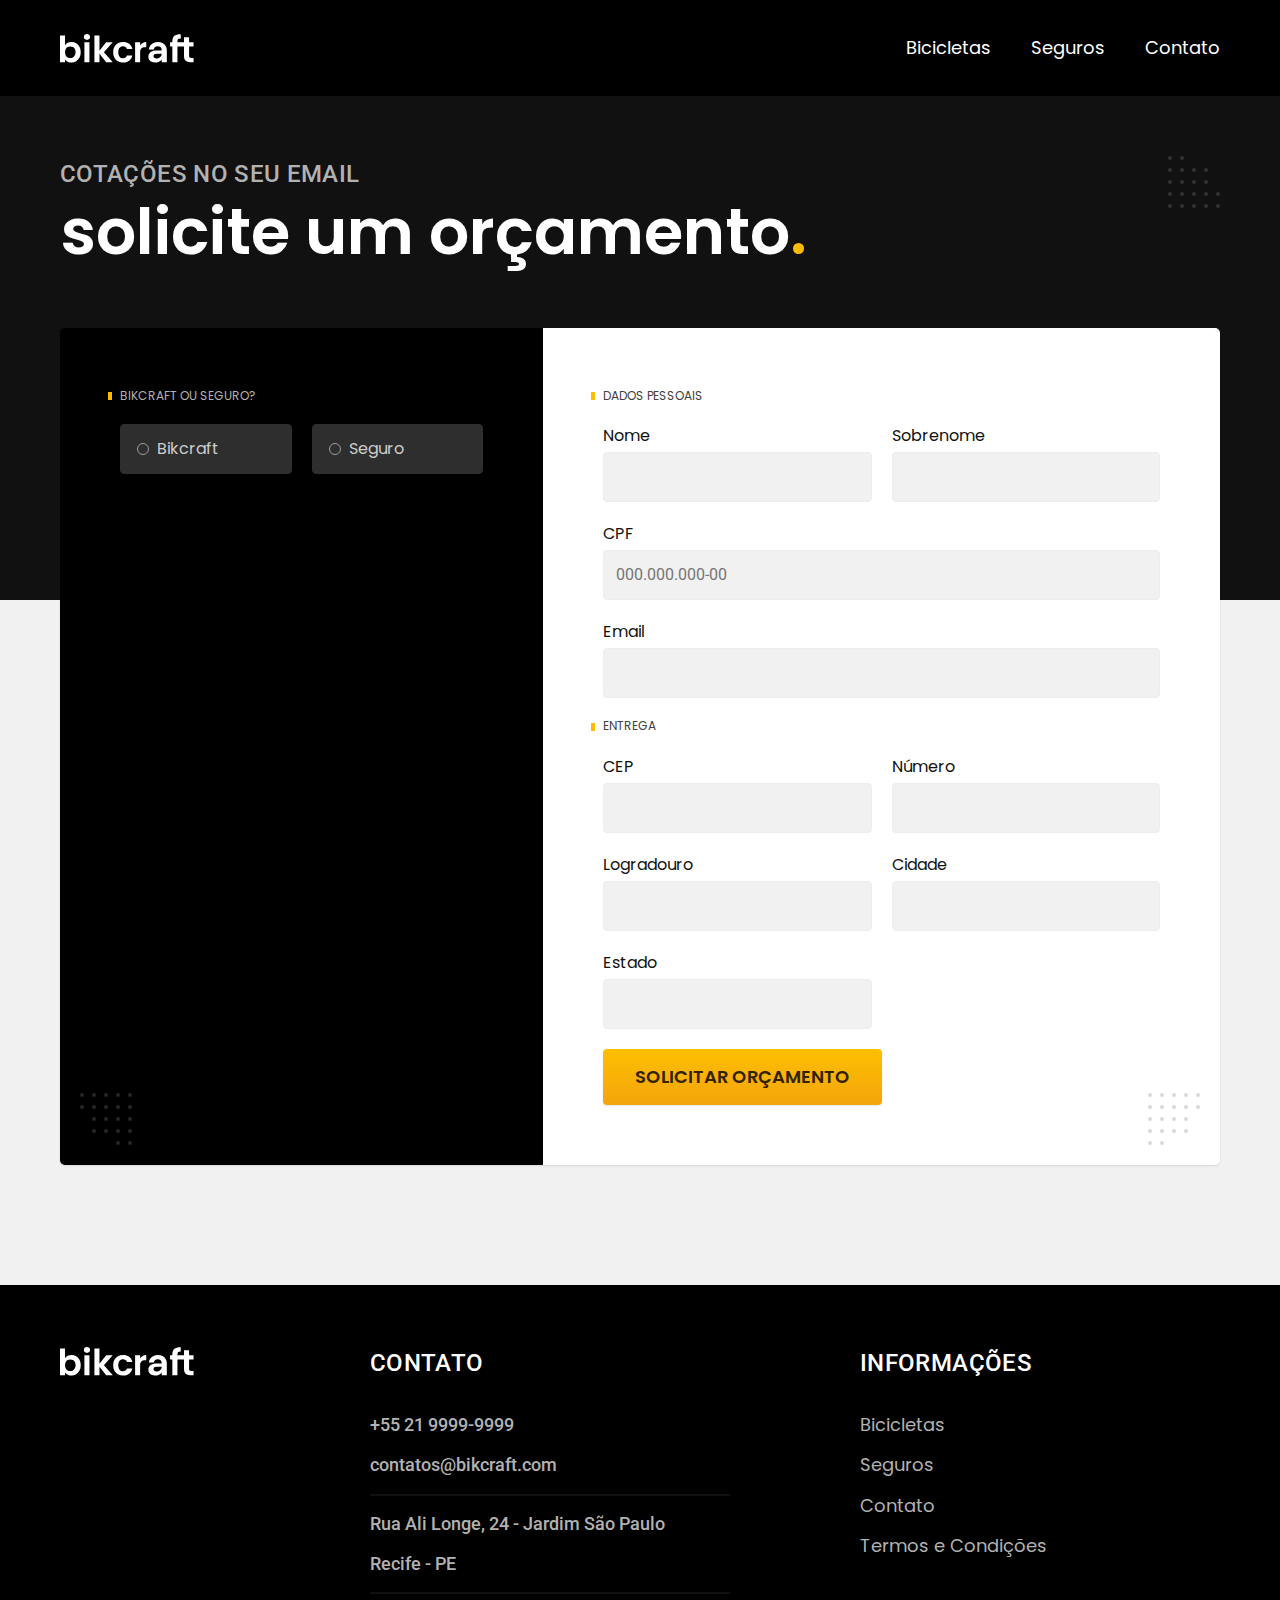
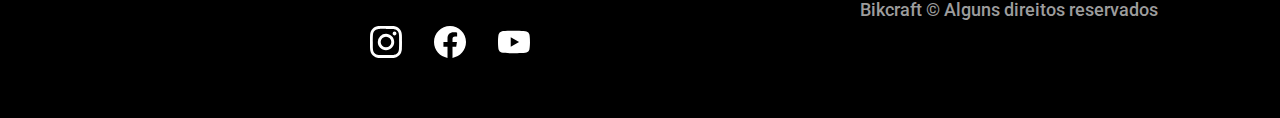
<file: orcamento.html>
<!DOCTYPE html>
<html lang="pt-br">

<head>
  <meta charset="UTF-8">
  <meta http-equiv="X-UA-Compatible" content="IE=edge">
  <meta name="viewport" content="width=device-width, initial-scale=1.0">
  <title>Orçamento | Bikcraft</title>
  <meta name="description" content="Orçamento">

  <link rel="preload" href="./css/style.min.css" as="style">
  <link rel="stylesheet" href="./css/style.min.css">

  <link rel="preconnect" href="https://fonts.googleapis.com">
  <link rel="preconnect" href="https://fonts.gstatic.com" crossorigin>
  <link href="https://fonts.googleapis.com/css2?family=Merriweather:ital,wght@1,900&family=Poppins:wght@400;600&family=Roboto:wght@400;500&display=swap" rel="stylesheet">
</head>

<body id="orcamento">

  <header class="header-bg">
    <div class="header container">
      <a href="./">
        <img src="./img/logo.svg" width="136" height="32" alt="Bikcraft">
      </a>

      <nav aria-label="primaria">
        <ul class="header-menu font-1-m cor-0">
          <li><a href="./bicicletas.html">Bicicletas</a></li>
          <li><a href="./seguros.html">Seguros</a></li>
          <li><a href="./contato.html">Contato</a></li>
        </ul>
      </nav>
    </div>
  </header>

  <main>
    <div class="titulo-bg">
      <div class="titulo container">
        <p class="font-2-l-b cor-5">cotações no seu email</p>
        <h1 class="font-1-xxl cor-0">solicite um orçamento<span class="cor-p1">.</span></h1>
      </div>
    </div>

    <form class="orcamento container" action="./">
      <div class="orcamento-produto">
        <h2 class="font-1-xs cor-5">Bikcraft ou Seguro?</h2>

        <input type="radio" name="tipo" value="bikcraft" id="bikcraft">
        <label for="bikcraft">Bikcraft</label>

        <input type="radio" name="tipo" value="seguro" id="seguro">
        <label for="seguro">Seguro</label>

        <div class="orcamento-conteudo" id="orcamento-bikcraft">
          <h2 class="font-1-xs cor-5">Escolha a sua</h2>

          <input type="radio" name="produto" value="nimbus" id="nimbus">
          <label for="nimbus">Nimbus Stark <span>R$ 4999</span></label>
          <div class="orcamento-detalhes">
            <ul class="font-1-xs cor-8">
              <li><img src="./img/icones/eletrica.svg" width="32" height="32" alt=""> Motor Elétrico</li>
              <li><img src="./img/icones/carbono.svg" width="32" height="32" alt=""> Fibra de Carbono</li>
              <li><img src="./img/icones/velocidade.svg" width="32" height="32" alt=""> 50 km/h</li>
              <li><img src="./img/icones/rastreador.svg" width="32" height="32" alt=""> Rastreador</li>
            </ul>
            <img src="./img/bicicletas/nimbus.jpg" width="1120" height="680" alt="Bicicleta Preta">
          </div>

          <input type="radio" name="produto" value="magic" id="magic">
          <label for="magic">Magic Might <span>R$ 2499</span></label>
          <div class="orcamento-detalhes">
            <ul class="font-1-xs cor-8">
              <li><img src="./img/icones/eletrica.svg" width="32" height="32" alt=""> Motor Elétrico</li>
              <li><img src="./img/icones/carbono.svg" width="32" height="32" alt=""> Fibra de Carbono</li>
              <li><img src="./img/icones/velocidade.svg" width="32" height="32" alt=""> 45 km/h</li>
              <li><img src="./img/icones/rastreador.svg" width="32" height="32" alt=""> Rastreador</li>
            </ul>
            <img src="./img/bicicletas/magic.jpg" width="1120" height="680" alt="Bicicleta Preta">
          </div>

          <input type="radio" name="produto" value="nebula" id="nebula">
          <label for="nebula">Nebula Cosmic <span>R$ 3999</span></label>
          <div class="orcamento-detalhes">
            <ul class="font-1-xs cor-8">
              <li><img src="./img/icones/eletrica.svg" width="32" height="32" alt=""> Motor Elétrico</li>
              <li><img src="./img/icones/carbono.svg" width="32" height="32" alt=""> Fibra de Carbono</li>
              <li><img src="./img/icones/velocidade.svg" width="32" height="32" alt=""> 45 km/h</li>
              <li><img src="./img/icones/rastreador.svg" width="32" height="32" alt=""> Rastreador</li>
            </ul>
            <img src="./img/bicicletas/nebula.jpg" width="1120" height="680" alt="Bicicleta Branca">
          </div>
        </div>

        <div class="orcamento-conteudo" id="orcamento-seguro">
          <h2 class="font-1-xs cor-5">Escolha o plano</h2>

          <input type="radio" name="produto" value="prata" id="prata">
          <label for="prata">Prata <span>R$ 199</span></label>

          <input type="radio" name="produto" value="ouro" id="ouro">
          <label for="ouro">Ouro <span>R$ 299</span></label>
        </div>

      </div>
      <div class="orcamento-dados form">
        <h2 class="font-1-xs cor-9 col-2">dados pessoais</h2>
        <div>
          <label for="nome">Nome</label>
          <input type="text" id="nome" name="nome">
        </div>
        <div>
          <label for="sobrenome">Sobrenome</label>
          <input type="text" id="sobrenome" name="sobrenome">
        </div>
        <div class="col-2">
          <label for="cpf">CPF</label>
          <input type="text" id="cpf" name="cpf" placeholder="000.000.000-00">
        </div>
        <div class="col-2">
          <label for="email">Email</label>
          <input type="email" id="email" name="email">
        </div>
        <h2 class="font-1-xs cor-9 col-2">entrega</h2>
        <div>
          <label for="cep">CEP</label>
          <input type="text" id="cep" name="cep">
        </div>
        <div>
          <label for="numero">Número</label>
          <input type="text" id="numero" name="numero">
        </div>
        <div>
          <label for="logradouro">Logradouro</label>
          <input type="text" id="logradouro" name="logradouro">
        </div>
        <div>
          <label for="cidade">Cidade</label>
          <input type="text" id="cidade" name="cidade">
        </div>
        <div>
          <label for="estado">Estado</label>
          <input type="text" id="estado" name="estado">
        </div>
        <button class="botao col-2">Solicitar Orçamento</button>
      </div>

    </form>

  </main>

  <footer class="footer-bg">
    <div class="footer container">
      <img src="./img/logo.svg" width="136" height="32" alt="Bikcraft">
      <div class="footer-contato">
        <h3 class="font-2-l-b cor-0">Contato</h3>
        <ul class="font-2-m cor-5">
          <li><a href="tel:+552199999999">+55 21 9999-9999</a></li>
          <li><a href="mailto:">contatos@bikcraft.com</a></li>
          <li>Rua Ali Longe, 24 - Jardim São Paulo</li>
          <li>Recife - PE</li>
        </ul>
        <div class="footer-redes">
          <a href="./">
            <img src="./img/redes/instagram.svg" width="32" height="32" alt="Instagram">
          </a>
          <a href="./">
            <img src="./img/redes/facebook.svg" width="32" height="32" alt="Facbook">
          </a>
          <a href="./">
            <img src="./img/redes/youtube.svg" width="32" height="32" alt="Youtube">
          </a>
        </div>
      </div>
      <div class="footer-informacoes">
        <h3 class="font-2-l-b cor-0">Informações</h3>
        <nav>
          <ul class="font-1-m cor-5">
            <li><a href="./bicicletas.html">Bicicletas</a></li>
            <li><a href="./seguros.html">Seguros</a></li>
            <li><a href="./contato.html">Contato</a></li>
            <li><a href="./termos.html">Termos e Condições</a></li>
          </ul>
        </nav>
        <p class="footer-copy font-2-m cor-6">Bikcraft © Alguns direitos reservados</p>
      </div>
    </div>

  </footer>
</body>

</html>
</file>
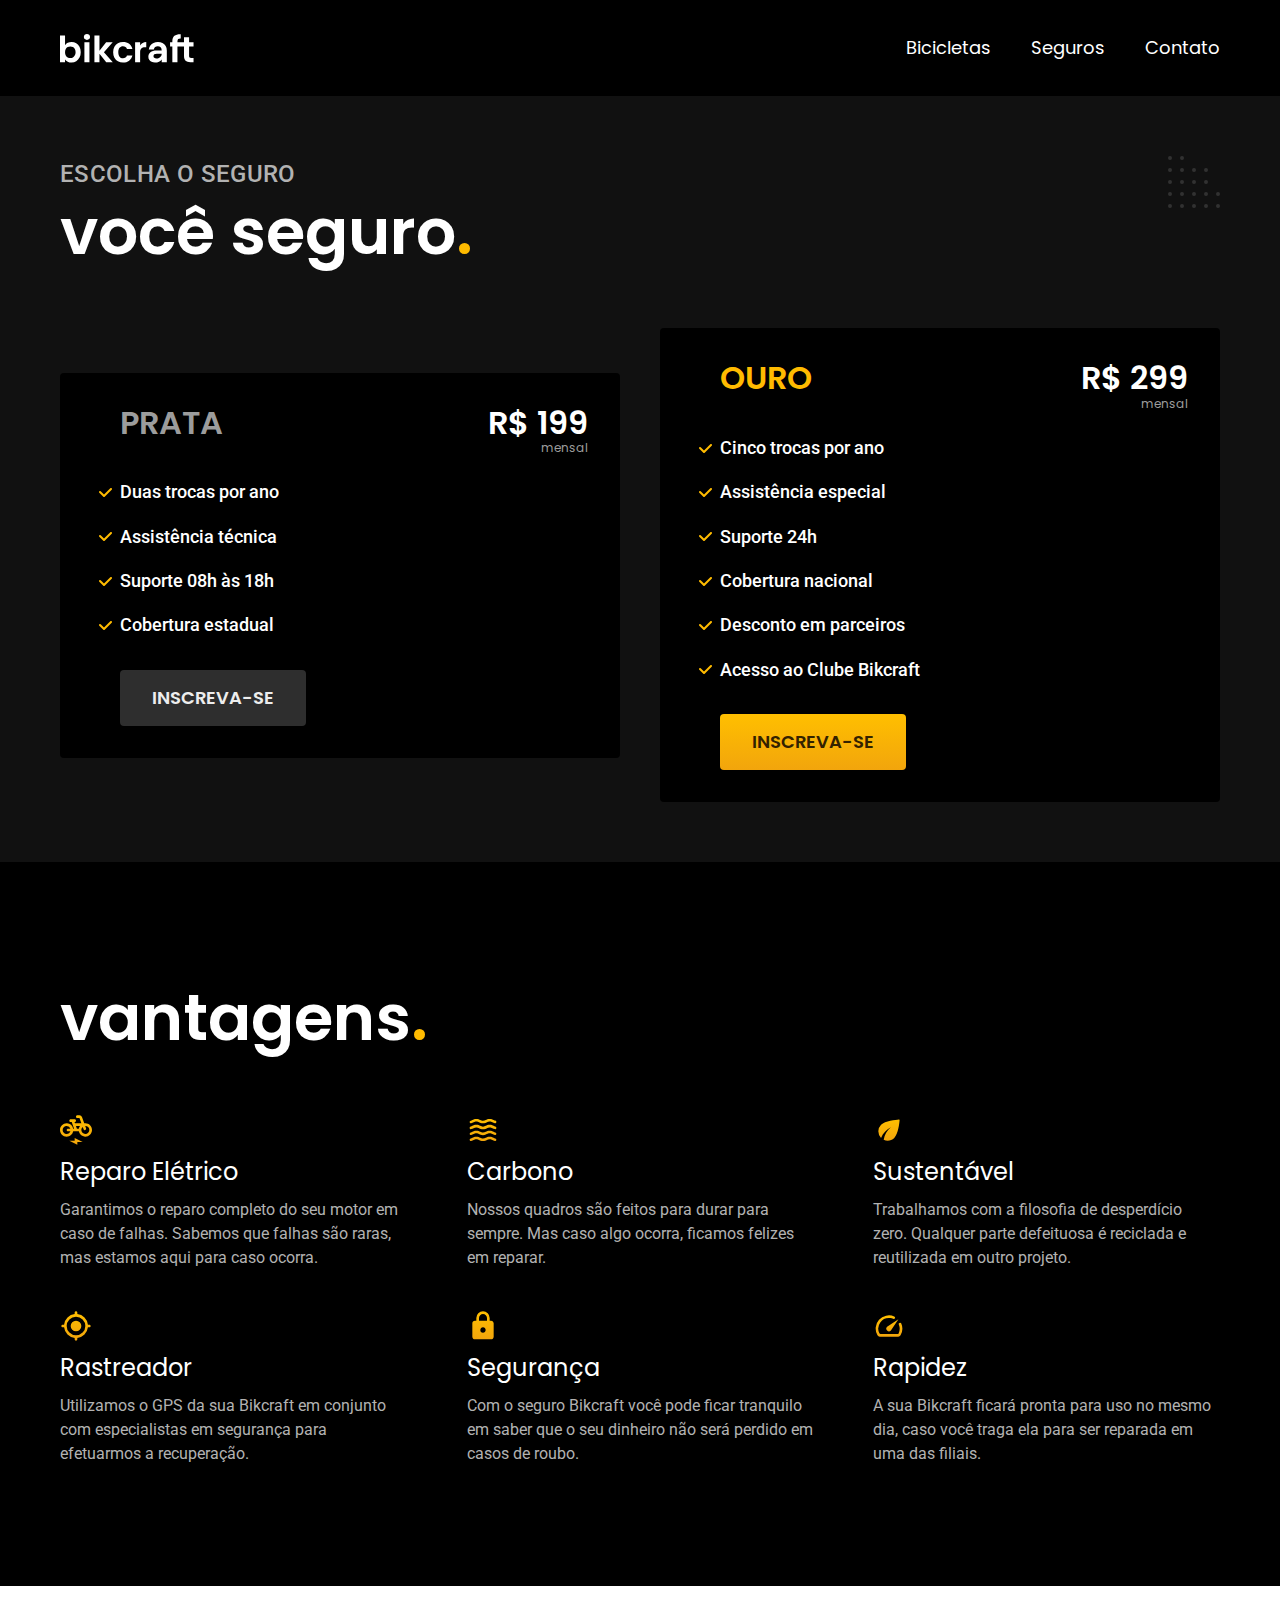
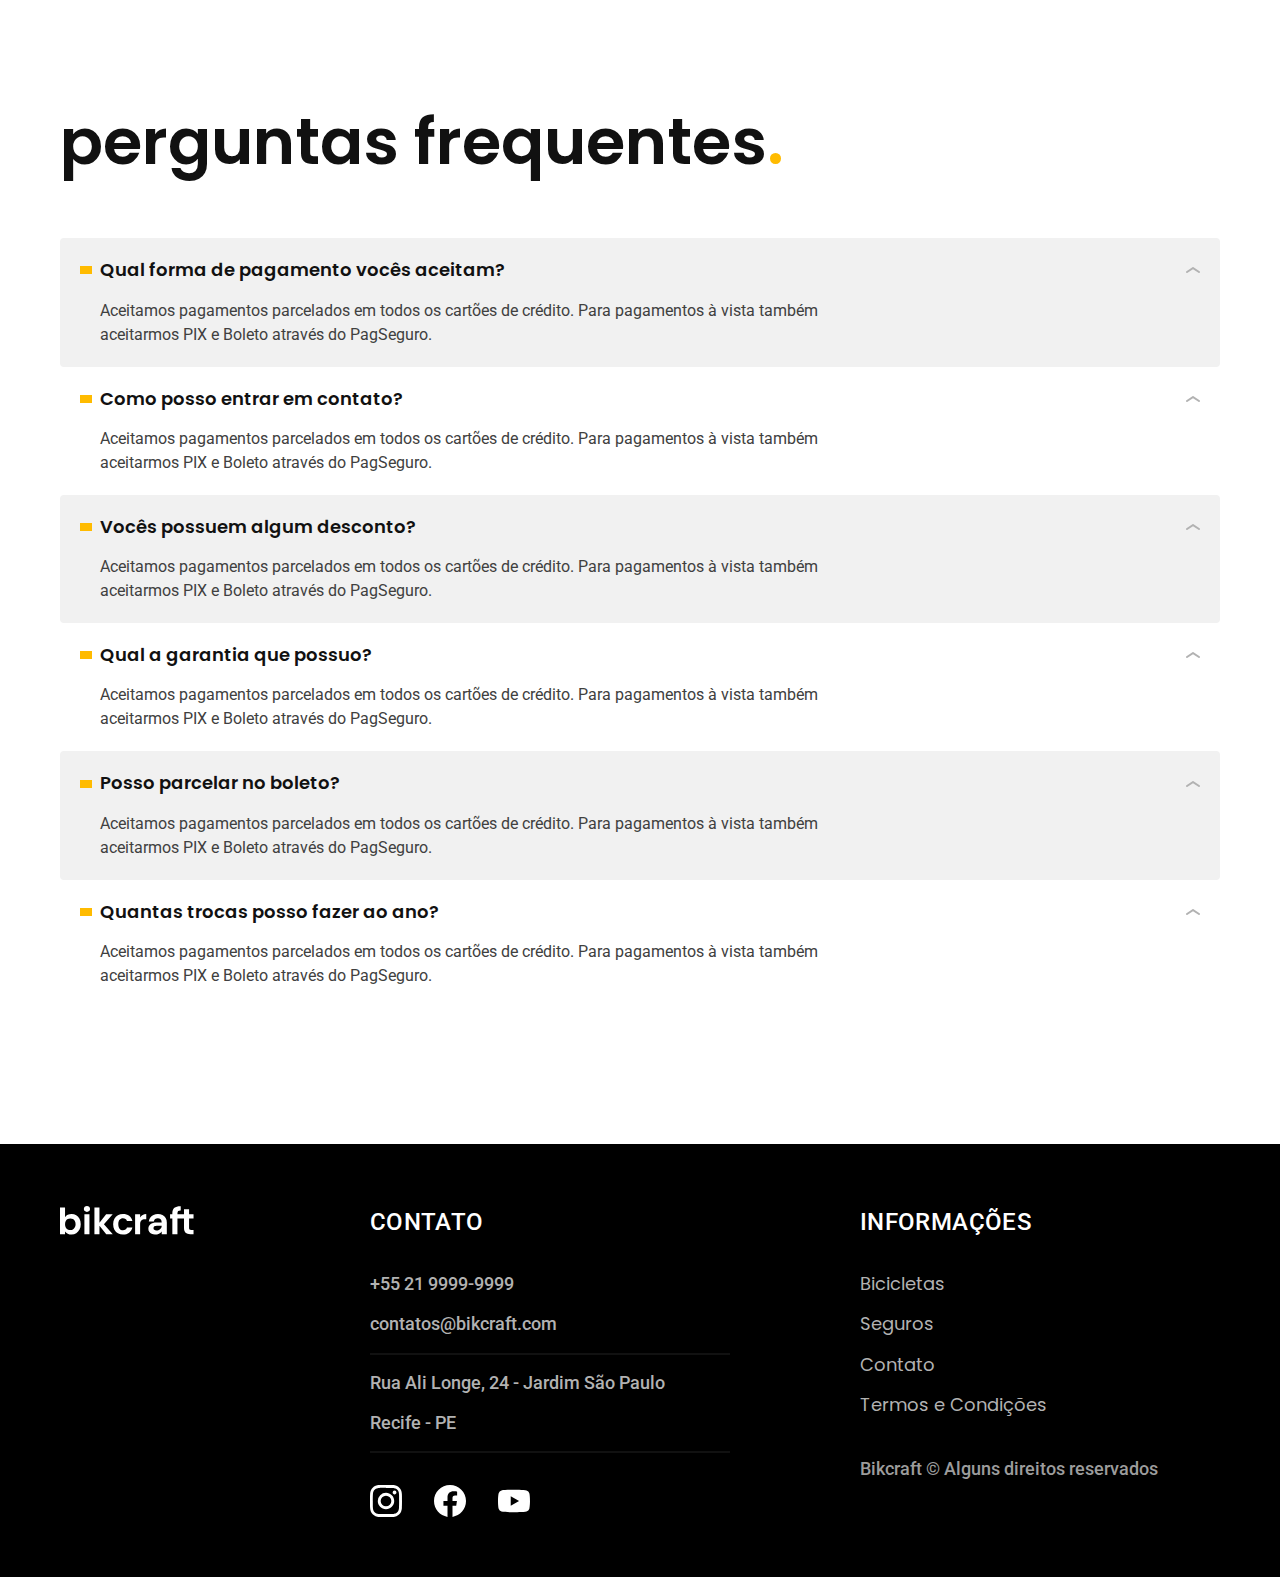
<file: seguros.html>
<!DOCTYPE html>
<html lang="pt-br">

<head>
  <meta charset="UTF-8">
  <meta http-equiv="X-UA-Compatible" content="IE=edge">
  <meta name="viewport" content="width=device-width, initial-scale=1.0">
  <title>Seguros | Bikcraft</title>
  <meta name="description" content="Seguros">

  <link rel="preload" href="./css/style.min.css" as="style">
  <link rel="stylesheet" href="./css/style.min.css">

  <link rel="preconnect" href="https://fonts.googleapis.com">
  <link rel="preconnect" href="https://fonts.gstatic.com" crossorigin>
  <link href="https://fonts.googleapis.com/css2?family=Merriweather:ital,wght@1,900&family=Poppins:wght@400;600&family=Roboto:wght@400;500&display=swap" rel="stylesheet">
</head>

<body id="seguros">

  <header class="header-bg">
    <div class="header container">
      <a href="./">
        <img src="./img/logo.svg" width="136" height="32" alt="Bikcraft">
      </a>

      <nav aria-label="primaria">
        <ul class="header-menu font-1-m cor-0">
          <li><a href="./bicicletas.html">Bicicletas</a></li>
          <li><a href="./seguros.html">Seguros</a></li>
          <li><a href="./contato.html">Contato</a></li>
        </ul>
      </nav>
    </div>
  </header>

  <main class="seguros-bg">
    <div class="titulo-bg">
      <div class="titulo container">
        <p class="font-2-l-b cor-5">escolha o seguro</p>
        <h1 class="font-1-xxl cor-0">você seguro<span class="cor-p1">.</span></h1>
      </div>
    </div>

    <div class="seguros container">
      <div class="seguros-item">
        <h3 class="font-1-xl cor-6">PRATA</h3>
        <span class="font-1-xl cor-0">R$ 199 <span class="font-1-xs cor-6">mensal</span></span>
        <ul class="font-2-m cor-0">
          <li>Duas trocas por ano</li>
          <li>Assistência técnica</li>
          <li>Suporte 08h às 18h</li>
          <li>Cobertura estadual</li>
        </ul>
        <a class="botao secundario" href="./orcamento.html">Inscreva-se</a>
      </div>
      <div class="seguros-item">
        <h3 class="font-1-xl cor-p1">OURO</h3>
        <span class="font-1-xl cor-0">R$ 299 <span class="font-1-xs cor-6">mensal</span></span>
        <ul class="font-2-m cor-0">
          <li>Cinco trocas por ano</li>
          <li>Assistência especial</li>
          <li>Suporte 24h</li>
          <li>Cobertura nacional</li>
          <li>Desconto em parceiros</li>
          <li>Acesso ao Clube Bikcraft</li>
        </ul>
        <a class="botao" href="./orcamento.html">Inscreva-se</a>
      </div>
    </div>
  </main>

  <article class="vantagens-bg">
    <div class="vantagens container">
      <h2 class="font-1-xxl cor-0">vantagens<span class="cor-p1">.</span></h2>
      <ul>
        <li>
          <img src="./img/icones/eletrica.svg" width="32" height="32" alt="">
          <h3 class="font-1-l cor-0">Reparo Elétrico</h3>
          <p class="font-2-s cor-5">Garantimos o reparo completo do seu motor em caso de falhas. Sabemos que falhas são raras, mas estamos aqui para caso ocorra.</p>
        </li>
        <li>
          <img src="./img/icones/carbono.svg" width="32" height="32" alt="">
          <h3 class="font-1-l cor-0">Carbono</h3>
          <p class="font-2-s cor-5">Nossos quadros são feitos para durar para sempre. Mas caso algo ocorra, ficamos felizes em reparar.</p>
        </li>
        <li>
          <img src="./img/icones/sustentavel.svg" width="32" height="32" alt="">
          <h3 class="font-1-l cor-0">Sustentável</h3>
          <p class="font-2-s cor-5">Trabalhamos com a filosofia de desperdício zero. Qualquer parte defeituosa é reciclada e reutilizada em outro projeto.</p>
        </li>
        <li>
          <img src="./img/icones/rastreador.svg" width="32" height="32" alt="">
          <h3 class="font-1-l cor-0">Rastreador</h3>
          <p class="font-2-s cor-5">Utilizamos o GPS da sua Bikcraft em conjunto com especialistas em segurança para efetuarmos a recuperação.</p>
        </li>
        <li>
          <img src="./img/icones/seguro.svg" width="32" height="32" alt="">
          <h3 class="font-1-l cor-0">Segurança</h3>
          <p class="font-2-s cor-5">Com o seguro Bikcraft você pode ficar tranquilo em saber que o seu dinheiro não será perdido em casos de roubo.</p>
        </li>
        <li>
          <img src="./img/icones/velocidade.svg" width="32" height="32" alt="">
          <h3 class="font-1-l cor-0">Rapidez</h3>
          <p class="font-2-s cor-5">A sua Bikcraft ficará pronta para uso no mesmo dia, caso você traga ela para ser reparada em uma das filiais.</p>
        </li>
      </ul>

    </div>
  </article>

  <article class="perguntas container">
    <h2 class="font-1-xxl">perguntas frequentes<span class="cor-p1">.</span></h2>

    <dl>
      <div>
        <dt class="font-1-m-b">Qual forma de pagamento vocês aceitam?</dt>
        <dd class="font-2-s cor-9">Aceitamos pagamentos parcelados em todos os cartões de crédito. Para pagamentos à vista também aceitarmos PIX e Boleto através do PagSeguro.</dd>
      </div>
      <div>
        <dt class="font-1-m-b">Como posso entrar em contato?</dt>
        <dd class="font-2-s cor-9">Aceitamos pagamentos parcelados em todos os cartões de crédito. Para pagamentos à vista também aceitarmos PIX e Boleto através do PagSeguro.</dd>
      </div>
      <div>
        <dt class="font-1-m-b">Vocês possuem algum desconto?</dt>
        <dd class="font-2-s cor-9">Aceitamos pagamentos parcelados em todos os cartões de crédito. Para pagamentos à vista também aceitarmos PIX e Boleto através do PagSeguro.</dd>
      </div>
      <div>
        <dt class="font-1-m-b">Qual a garantia que possuo?</dt>
        <dd class="font-2-s cor-9">Aceitamos pagamentos parcelados em todos os cartões de crédito. Para pagamentos à vista também aceitarmos PIX e Boleto através do PagSeguro.</dd>
      </div>
      <div>
        <dt class="font-1-m-b">Posso parcelar no boleto?</dt>
        <dd class="font-2-s cor-9">Aceitamos pagamentos parcelados em todos os cartões de crédito. Para pagamentos à vista também aceitarmos PIX e Boleto através do PagSeguro.</dd>
      </div>
      <div>
        <dt class="font-1-m-b">Quantas trocas posso fazer ao ano?</dt>
        <dd class="font-2-s cor-9">Aceitamos pagamentos parcelados em todos os cartões de crédito. Para pagamentos à vista também aceitarmos PIX e Boleto através do PagSeguro.</dd>
      </div>
    </dl>

  </article>

  <footer class="footer-bg">
    <div class="footer container">
      <img src="./img/logo.svg" width="136" height="32" alt="Bikcraft">
      <div class="footer-contato">
        <h3 class="font-2-l-b cor-0">Contato</h3>
        <ul class="font-2-m cor-5">
          <li><a href="tel:+552199999999">+55 21 9999-9999</a></li>
          <li><a href="mailto:">contatos@bikcraft.com</a></li>
          <li>Rua Ali Longe, 24 - Jardim São Paulo</li>
          <li>Recife - PE</li>
        </ul>
        <div class="footer-redes">
          <a href="./">
            <img src="./img/redes/instagram.svg" width="32" height="32" alt="Instagram">
          </a>
          <a href="./">
            <img src="./img/redes/facebook.svg" width="32" height="32" alt="Facbook">
          </a>
          <a href="./">
            <img src="./img/redes/youtube.svg" width="32" height="32" alt="Youtube">
          </a>
        </div>
      </div>
      <div class="footer-informacoes">
        <h3 class="font-2-l-b cor-0">Informações</h3>
        <nav>
          <ul class="font-1-m cor-5">
            <li><a href="./bicicletas.html">Bicicletas</a></li>
            <li><a href="./seguros.html">Seguros</a></li>
            <li><a href="./contato.html">Contato</a></li>
            <li><a href="./termos.html">Termos e Condições</a></li>
          </ul>
        </nav>
        <p class="footer-copy font-2-m cor-6">Bikcraft © Alguns direitos reservados</p>
      </div>
    </div>

  </footer>
</body>

</html>
</file>
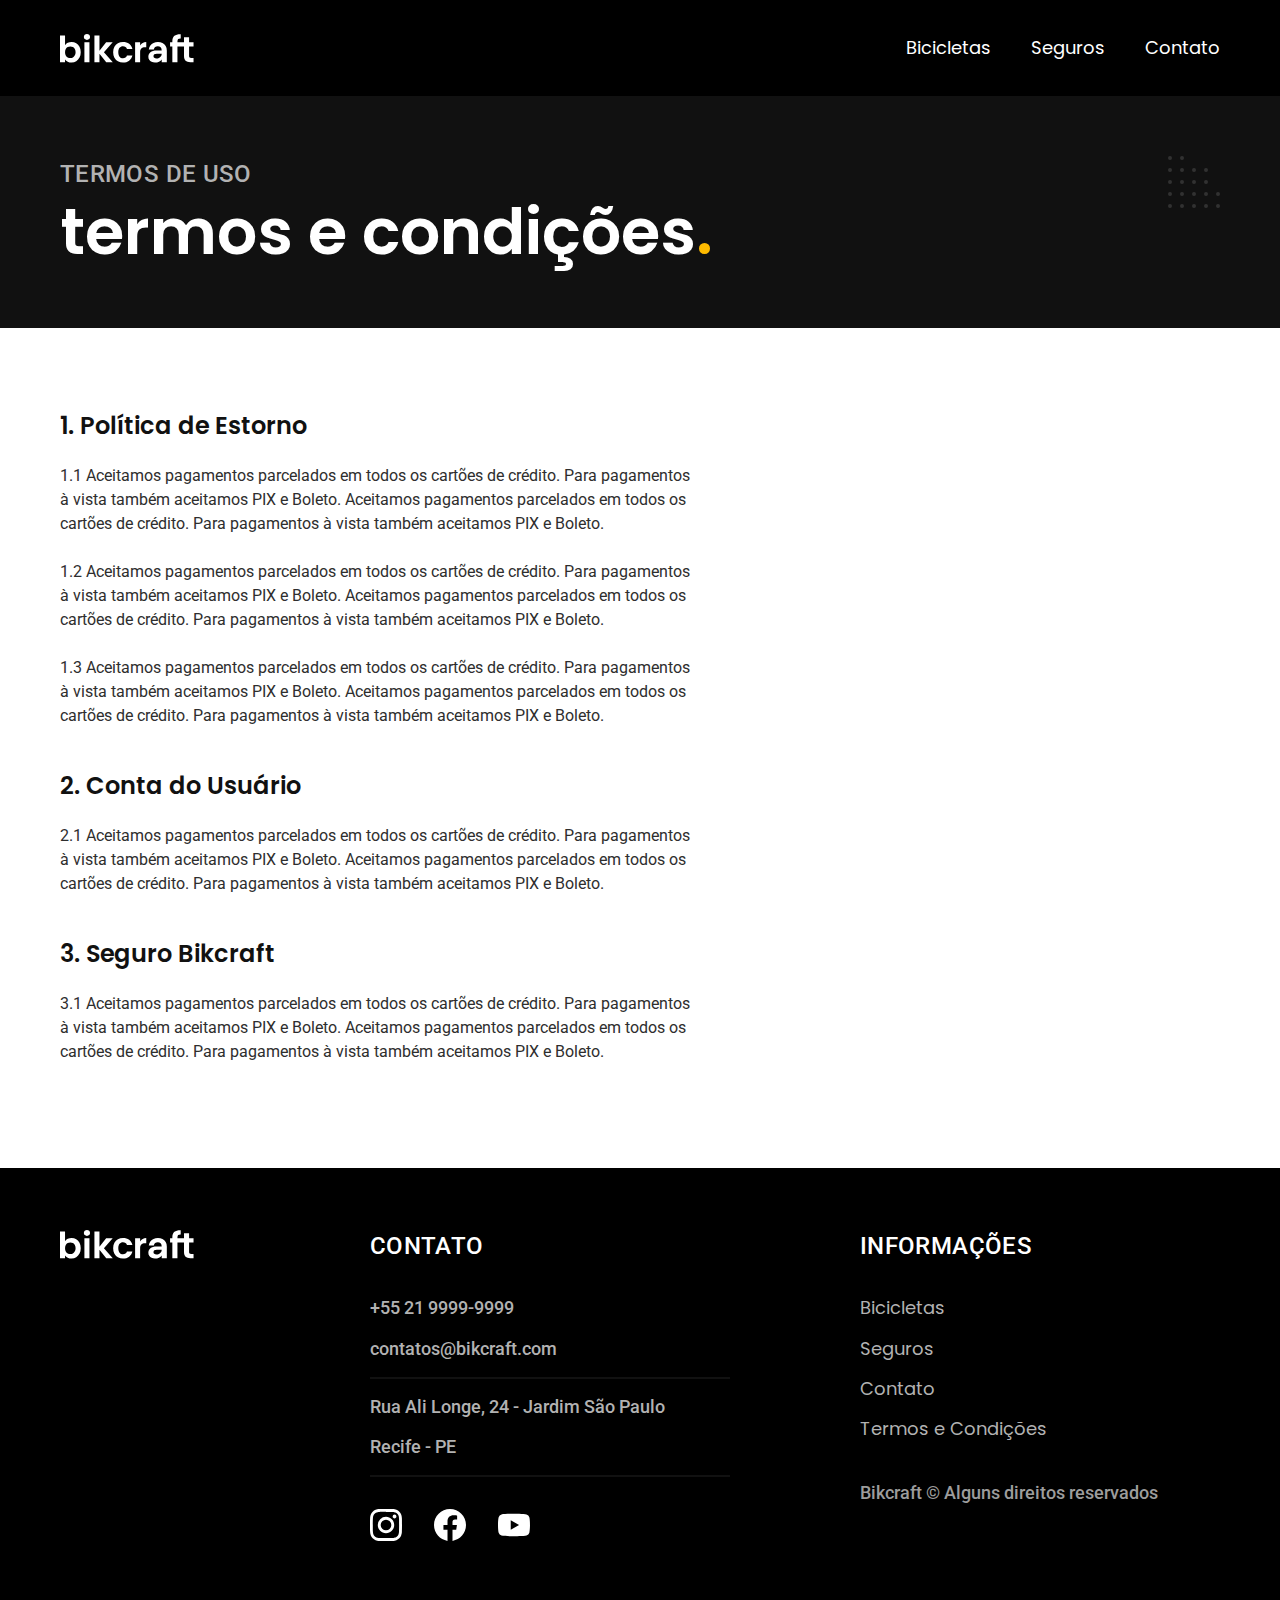
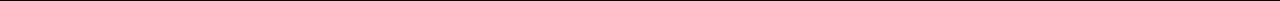
<file: termos.html>
<!DOCTYPE html>
<html lang="pt-br">

<head>
  <meta charset="UTF-8">
  <meta http-equiv="X-UA-Compatible" content="IE=edge">
  <meta name="viewport" content="width=device-width, initial-scale=1.0">
  <title>Termos e Condições | Bikcraft</title>
  <meta name="description" content="Termos e condições">

  <link rel="preload" href="./css/style.min.css" as="style">
  <link rel="stylesheet" href="./css/style.min.css">

  <link rel="preconnect" href="https://fonts.googleapis.com">
  <link rel="preconnect" href="https://fonts.gstatic.com" crossorigin>
  <link href="https://fonts.googleapis.com/css2?family=Merriweather:ital,wght@1,900&family=Poppins:wght@400;600&family=Roboto:wght@400;500&display=swap" rel="stylesheet">
</head>

<body id="termos">

  <header class="header-bg">
    <div class="header container">
      <a href="./">
        <img src="./img/logo.svg" width="136" height="32" alt="Bikcraft">
      </a>

      <nav aria-label="primaria">
        <ul class="header-menu font-1-m cor-0">
          <li><a href="./bicicletas.html">Bicicletas</a></li>
          <li><a href="./seguros.html">Seguros</a></li>
          <li><a href="./contato.html">Contato</a></li>
        </ul>
      </nav>
    </div>
  </header>

  <main>
    <div class="titulo-bg">
      <div class="titulo container">
        <p class="font-2-l-b cor-5">termos de uso</p>
        <h1 class="font-1-xxl cor-0">termos e condições<span class="cor-p1">.</span></h1>
      </div>
    </div>

    <div class="termos font-2-s cor-10 container">
      <h2 class="font-1-l cor-11">1. Política de Estorno</h2>
      <p>1.1 Aceitamos pagamentos parcelados em todos os cartões de crédito. Para pagamentos à vista também aceitamos PIX e Boleto. Aceitamos pagamentos parcelados em todos os cartões de crédito. Para pagamentos à vista também aceitamos PIX e Boleto.</p>
      <p>1.2 Aceitamos pagamentos parcelados em todos os cartões de crédito. Para pagamentos à vista também aceitamos PIX e Boleto. Aceitamos pagamentos parcelados em todos os cartões de crédito. Para pagamentos à vista também aceitamos PIX e Boleto.</p>
      <p>1.3 Aceitamos pagamentos parcelados em todos os cartões de crédito. Para pagamentos à vista também aceitamos PIX e Boleto. Aceitamos pagamentos parcelados em todos os cartões de crédito. Para pagamentos à vista também aceitamos PIX e Boleto.</p>
      <h2 class="font-1-l cor-11">2. Conta do Usuário</h2>
      <p>2.1 Aceitamos pagamentos parcelados em todos os cartões de crédito. Para pagamentos à vista também aceitamos PIX e Boleto. Aceitamos pagamentos parcelados em todos os cartões de crédito. Para pagamentos à vista também aceitamos PIX e Boleto.</p>
      <h2 class="font-1-l cor-11">3. Seguro Bikcraft</h2>
      <p>3.1 Aceitamos pagamentos parcelados em todos os cartões de crédito. Para pagamentos à vista também aceitamos PIX e Boleto. Aceitamos pagamentos parcelados em todos os cartões de crédito. Para pagamentos à vista também aceitamos PIX e Boleto.</p>
    </div>
  </main>

  <footer class="footer-bg">
    <div class="footer container">
      <img src="./img/logo.svg" width="136" height="32" alt="Bikcraft">
      <div class="footer-contato">
        <h3 class="font-2-l-b cor-0">Contato</h3>
        <ul class="font-2-m cor-5">
          <li><a href="tel:+552199999999">+55 21 9999-9999</a></li>
          <li><a href="mailto:">contatos@bikcraft.com</a></li>
          <li>Rua Ali Longe, 24 - Jardim São Paulo</li>
          <li>Recife - PE</li>
        </ul>
        <div class="footer-redes">
          <a href="./">
            <img src="./img/redes/instagram.svg" width="32" height="32" alt="Instagram">
          </a>
          <a href="./">
            <img src="./img/redes/facebook.svg" width="32" height="32" alt="Facbook">
          </a>
          <a href="./">
            <img src="./img/redes/youtube.svg" width="32" height="32" alt="Youtube">
          </a>
        </div>
      </div>
      <div class="footer-informacoes">
        <h3 class="font-2-l-b cor-0">Informações</h3>
        <nav>
          <ul class="font-1-m cor-5">
            <li><a href="./bicicletas.html">Bicicletas</a></li>
            <li><a href="./seguros.html">Seguros</a></li>
            <li><a href="./contato.html">Contato</a></li>
            <li><a href="./termos.html">Termos e Condições</a></li>
          </ul>
        </nav>
        <p class="footer-copy font-2-m cor-6">Bikcraft © Alguns direitos reservados</p>
      </div>
    </div>

  </footer>
</body>

</html>
</file>
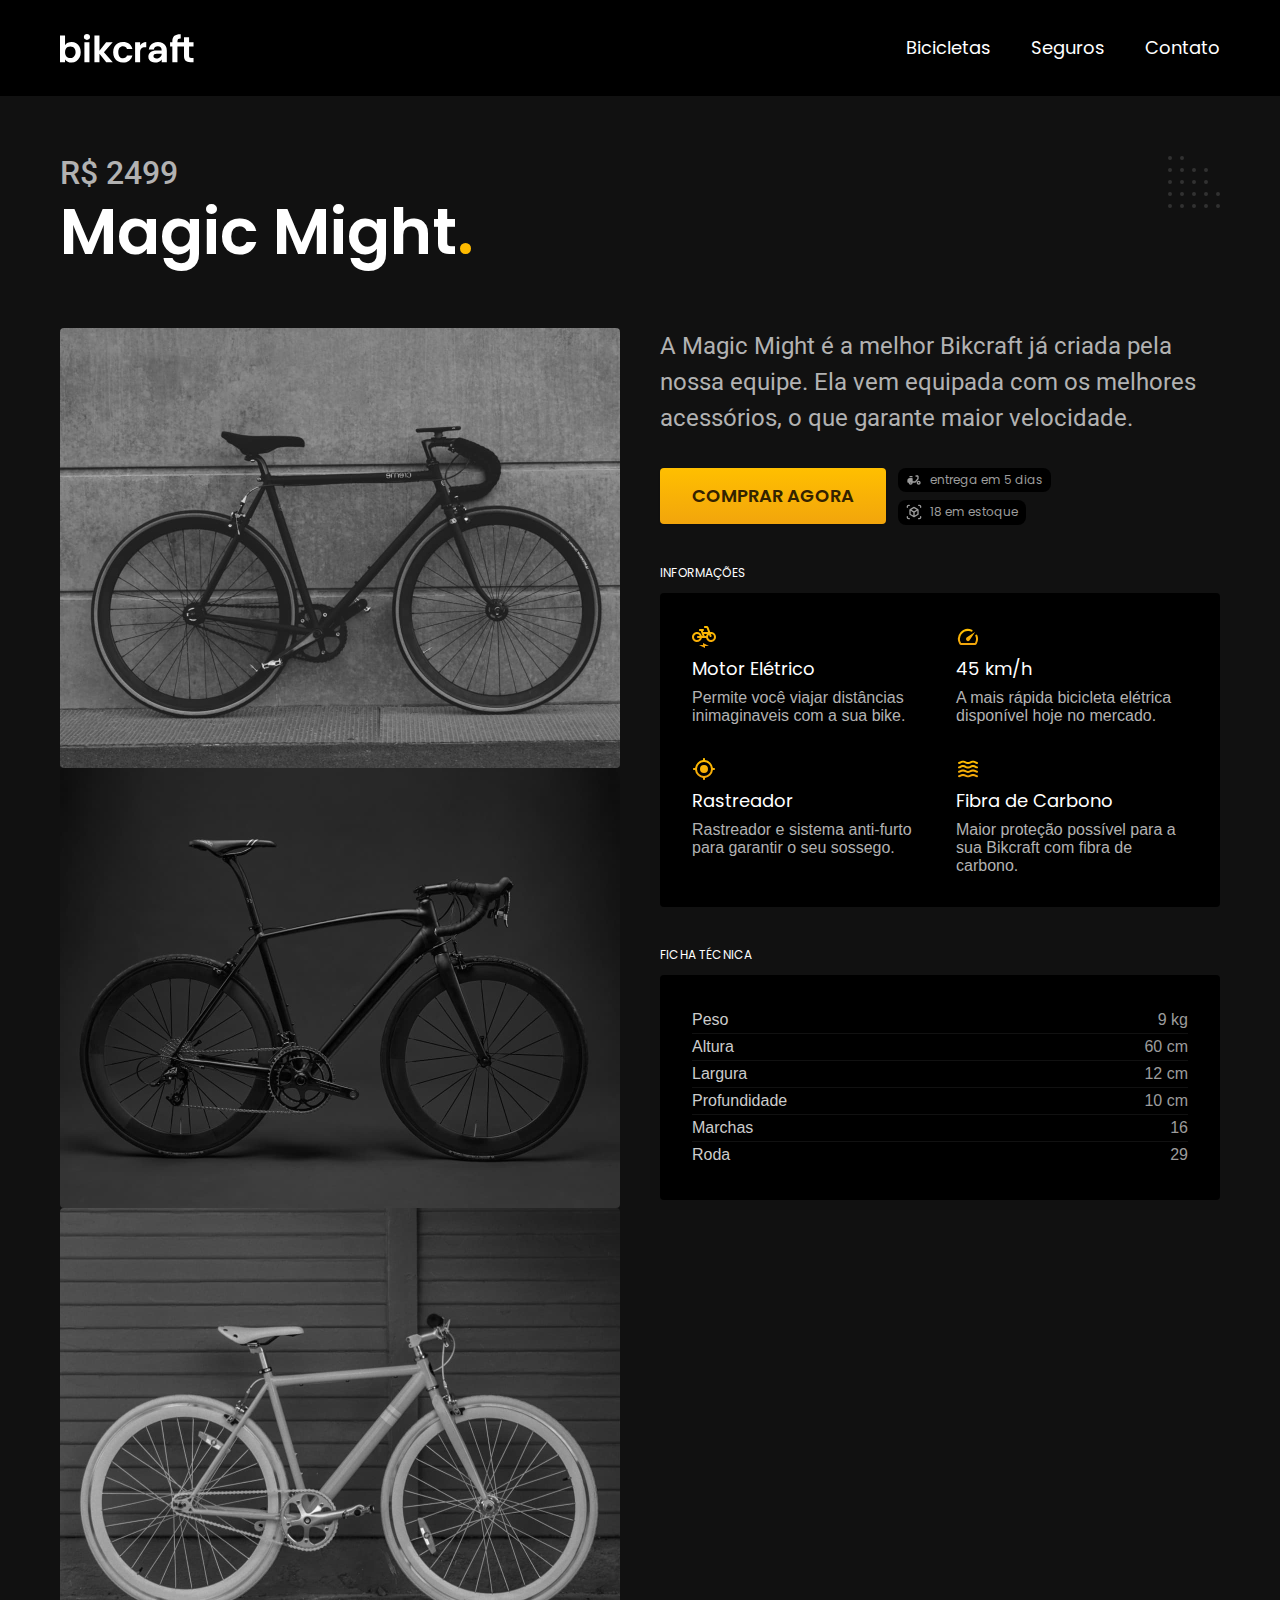
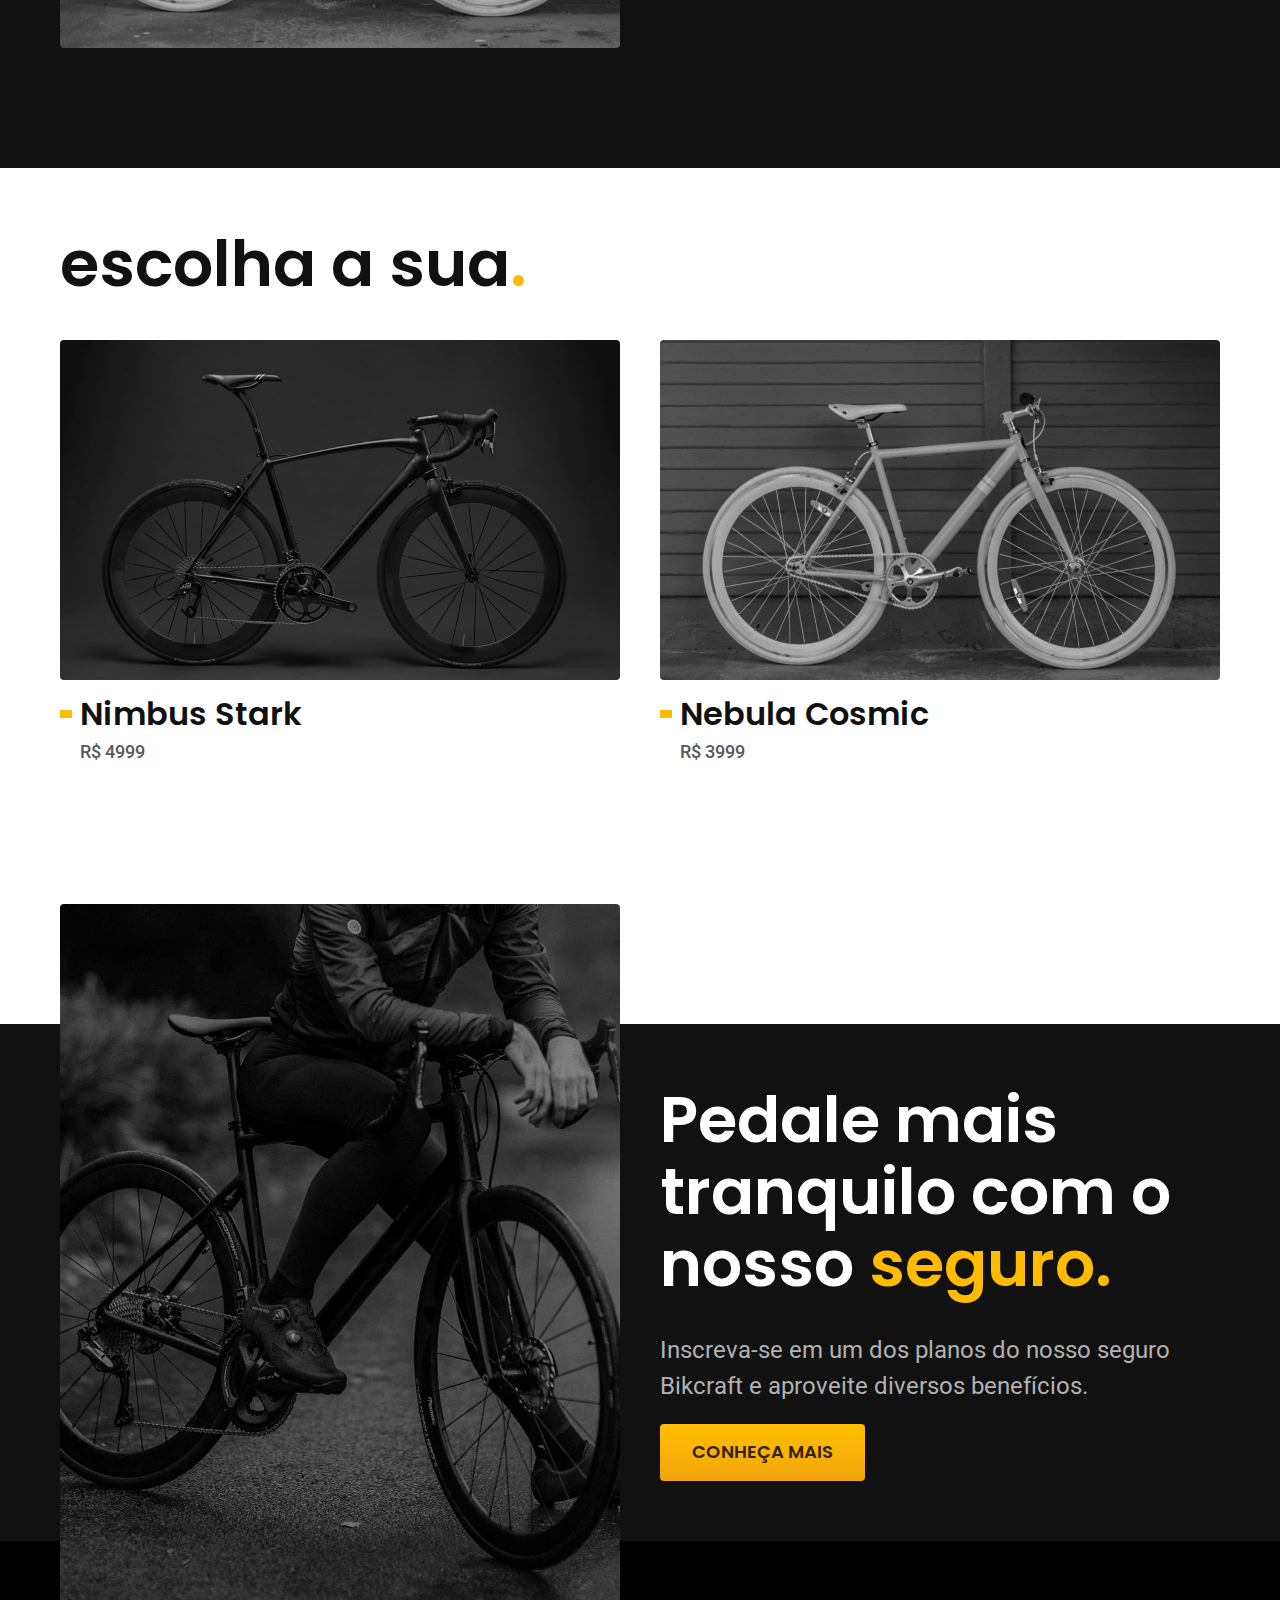
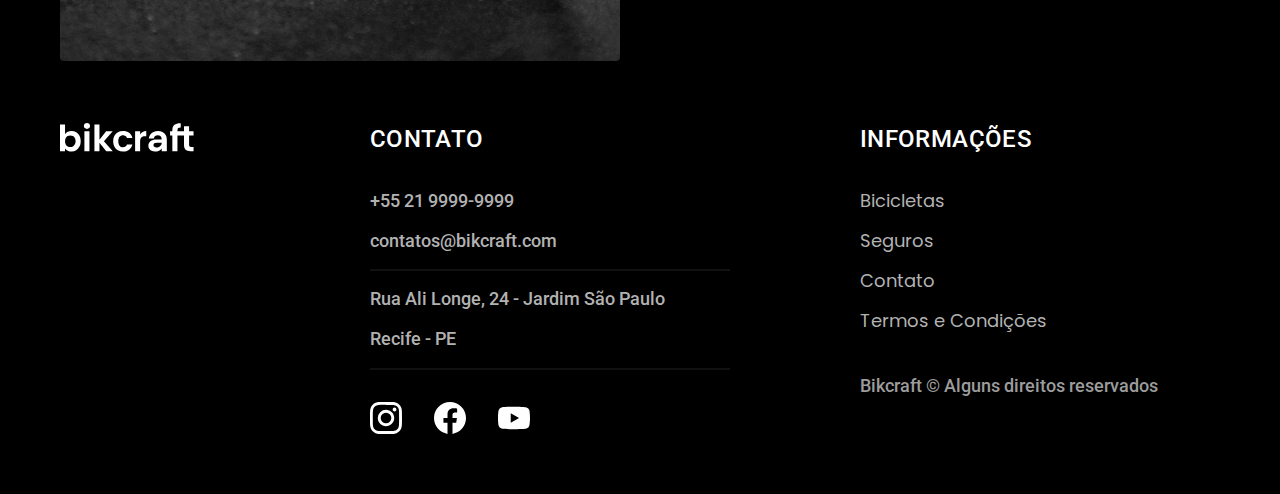
<file: bicicletas/magic.html>
<!DOCTYPE html>
<html lang="pt-br">

<head>
  <meta charset="UTF-8">
  <meta http-equiv="X-UA-Compatible" content="IE=edge">
  <meta name="viewport" content="width=device-width, initial-scale=1.0">
  <title>Magic Might | Bikcraft</title>
  <meta name="description" content="Magic Might">

  <link rel="stylesheet" href="../css/style.css">

  <link rel="preconnect" href="https://fonts.googleapis.com">
  <link rel="preconnect" href="https://fonts.gstatic.com" crossorigin>
  <link href="https://fonts.googleapis.com/css2?family=Merriweather:ital,wght@1,900&family=Poppins:wght@400;600&family=Roboto:wght@400;500&display=swap" rel="stylesheet">
</head>

<body id="bicicleta">

  <header class="header-bg">
    <div class="header container">
      <a href="../">
        <img src="../img/logo.svg" alt="Bikcraft">
      </a>

      <nav aria-label="primaria">
        <ul class="header-menu font-1-m cor-0">
          <li><a href="../bicicletas.html">Bicicletas</a></li>
          <li><a href="../seguros.html">Seguros</a></li>
          <li><a href="../contato.html">Contato</a></li>
        </ul>
      </nav>
    </div>
  </header>

  <main class="titulo-bg">
    <div>
      <div class="titulo container">
        <p class="font-2-xl cor-5">R$ 2499</p>
        <h1 class="font-1-xxl cor-0">Magic Might<span class="cor-p1">.</span></h1>
      </div>
    </div>
    <div class="bicicleta container">
      <div class="bicicletas-imagens">
        <img src="../img/bicicleta/nimbus2.jpg" alt="">
        <img src="../img/bicicleta/nimbus1.jpg" alt="">
        <img src="../img/bicicleta/nimbus3.jpg" alt="">
      </div>
      <div class="bicicleta-conteudo">
        <p class="font-2-l cor-5">A Magic Might é a melhor Bikcraft já criada pela nossa equipe. Ela vem equipada com os melhores acessórios, o que garante maior velocidade.</p>
        <div class="bicicleta-comprar">
          <a class="botao" href="../orcamento.html">Comprar Agora</a>
          <span class="font-1-xs cor-6"><img src="../img/icones/entrega.svg" alt="">entrega em 5 dias</span>
          <span class="font-1-xs cor-6"><img src="../img/icones/estoque.svg" alt="">18 em estoque</span>
        </div>

        <h2 class="font-1-xs cor-0">Informações</h2>
        <ul class="bicicleta-informacoes">
          <li><img src="../img/icones/eletrica.svg" alt="">
            <h3 class="font-1-m cor-0">Motor Elétrico</h3>
            <p class="fon-2-xs cor-5">Permite você viajar distâncias inimaginaveis com a sua bike.</p>
          </li>
          <li><img src="../img/icones/velocidade.svg" alt="">
            <h3 class="font-1-m cor-0">45 km/h</h3>
            <p class="fon-2-xs cor-5">A mais rápida bicicleta elétrica disponível hoje no mercado.</p>
          </li>
          <li><img src="../img/icones/rastreador.svg" alt="">
            <h3 class="font-1-m cor-0">Rastreador</h3>
            <p class="fon-2-xs cor-5">Rastreador e sistema anti-furto para garantir o seu sossego.</p>
          </li>
          <li><img src="../img/icones/carbono.svg" alt="">
            <h3 class="font-1-m cor-0">Fibra de Carbono</h3>
            <p class="fon-2-xs cor-5">Maior proteção possível para a sua Bikcraft com fibra de carbono.</p>
          </li>
        </ul>
        <h2 class="font-1-xs cor-0">Ficha Técnica</h2>
        <ul class="bicicleta-ficha fonot-2-s cor-4">
          <li>Peso <span>9 kg</span></li>
          <li>Altura <span>60 cm</span></li>
          <li>Largura <span>12 cm</span></li>
          <li>Profundidade <span>10 cm</span></li>
          <li>Marchas <span>16</span></li>
          <li>Roda <span>29</span></li>
        </ul>
      </div>
    </div>
  </main>

  <article class="bicicletas-lista container">
    <h2 class="font-1-xxl">escolha a sua<span class="cor-p1">.</span></h2>

    <ul>
      <li>
        <a href="./nimbus.html">
          <img src="../img/bicicletas/nimbus.jpg" alt="Bicicleta Preta">
          <h3 class="font-1-xl">Nimbus Stark</h3>
          <span class="font-2-m cor-8">R$ 4999</span>
        </a>
      </li>
      <li>
        <a href="./nebula.html">
          <img src="../img/bicicletas/nebula.jpg" alt="Bicicleta Preta">
          <h3 class="font-1-xl">Nebula Cosmic</h3>
          <span class="font-2-m cor-8">R$ 3999</span>
        </a>
      </li>
    </ul>
  </article>

  <article class="seguro-bg">
    <div class="seguro container">
      <div class="seguro-imagem">
        <img src="../img/fotos/seguros.jpg" alt="Pessoa parada em cima de uma bicicleta">
      </div>
      <div class="seguro-conteudo">
        <h2 class="font-1-xxl cor-0">Pedale mais tranquilo com o nosso <span class="cor-p1">seguro.</span></h2>
        <p class="font-2-l cor-5">Inscreva-se em um dos planos do nosso seguro Bikcraft e aproveite diversos benefícios.</p>
        <a class="botao" href="../seguros.html">Conheça Mais</a>
      </div>
    </div>
  </article>

  <footer class="footer-bg">
    <div class="footer container">
      <img src="../img/logo.svg" alt="Bikcraft">
      <div class="footer-contato">
        <h3 class="font-2-l-b cor-0">Contato</h3>
        <ul class="font-2-m cor-5">
          <li><a href="tel:+552199999999">+55 21 9999-9999</a></li>
          <li><a href="mailto:">contatos@bikcraft.com</a></li>
          <li>Rua Ali Longe, 24 - Jardim São Paulo</li>
          <li>Recife - PE</li>
        </ul>
        <div class="footer-redes">
          <a href="../">
            <img src="../img/redes/instagram.svg" alt="Instagram">
          </a>
          <a href="../">
            <img src="../img/redes/facebook.svg" alt="Facbook">
          </a>
          <a href="../">
            <img src="../img/redes/youtube.svg" alt="Youtube">
          </a>
        </div>
      </div>
      <div class="footer-informacoes">
        <h3 class="font-2-l-b cor-0">Informações</h3>
        <nav>
          <ul class="font-1-m cor-5">
            <li><a href="../bicicletas.html">Bicicletas</a></li>
            <li><a href="../seguros.html">Seguros</a></li>
            <li><a href="../contato.html">Contato</a></li>
            <li><a href="../termos.html">Termos e Condições</a></li>
          </ul>
        </nav>
        <p class="footer-copy font-2-m cor-6">Bikcraft © Alguns direitos reservados</p>
      </div>
    </div>

  </footer>
</body>

</html>
</file>
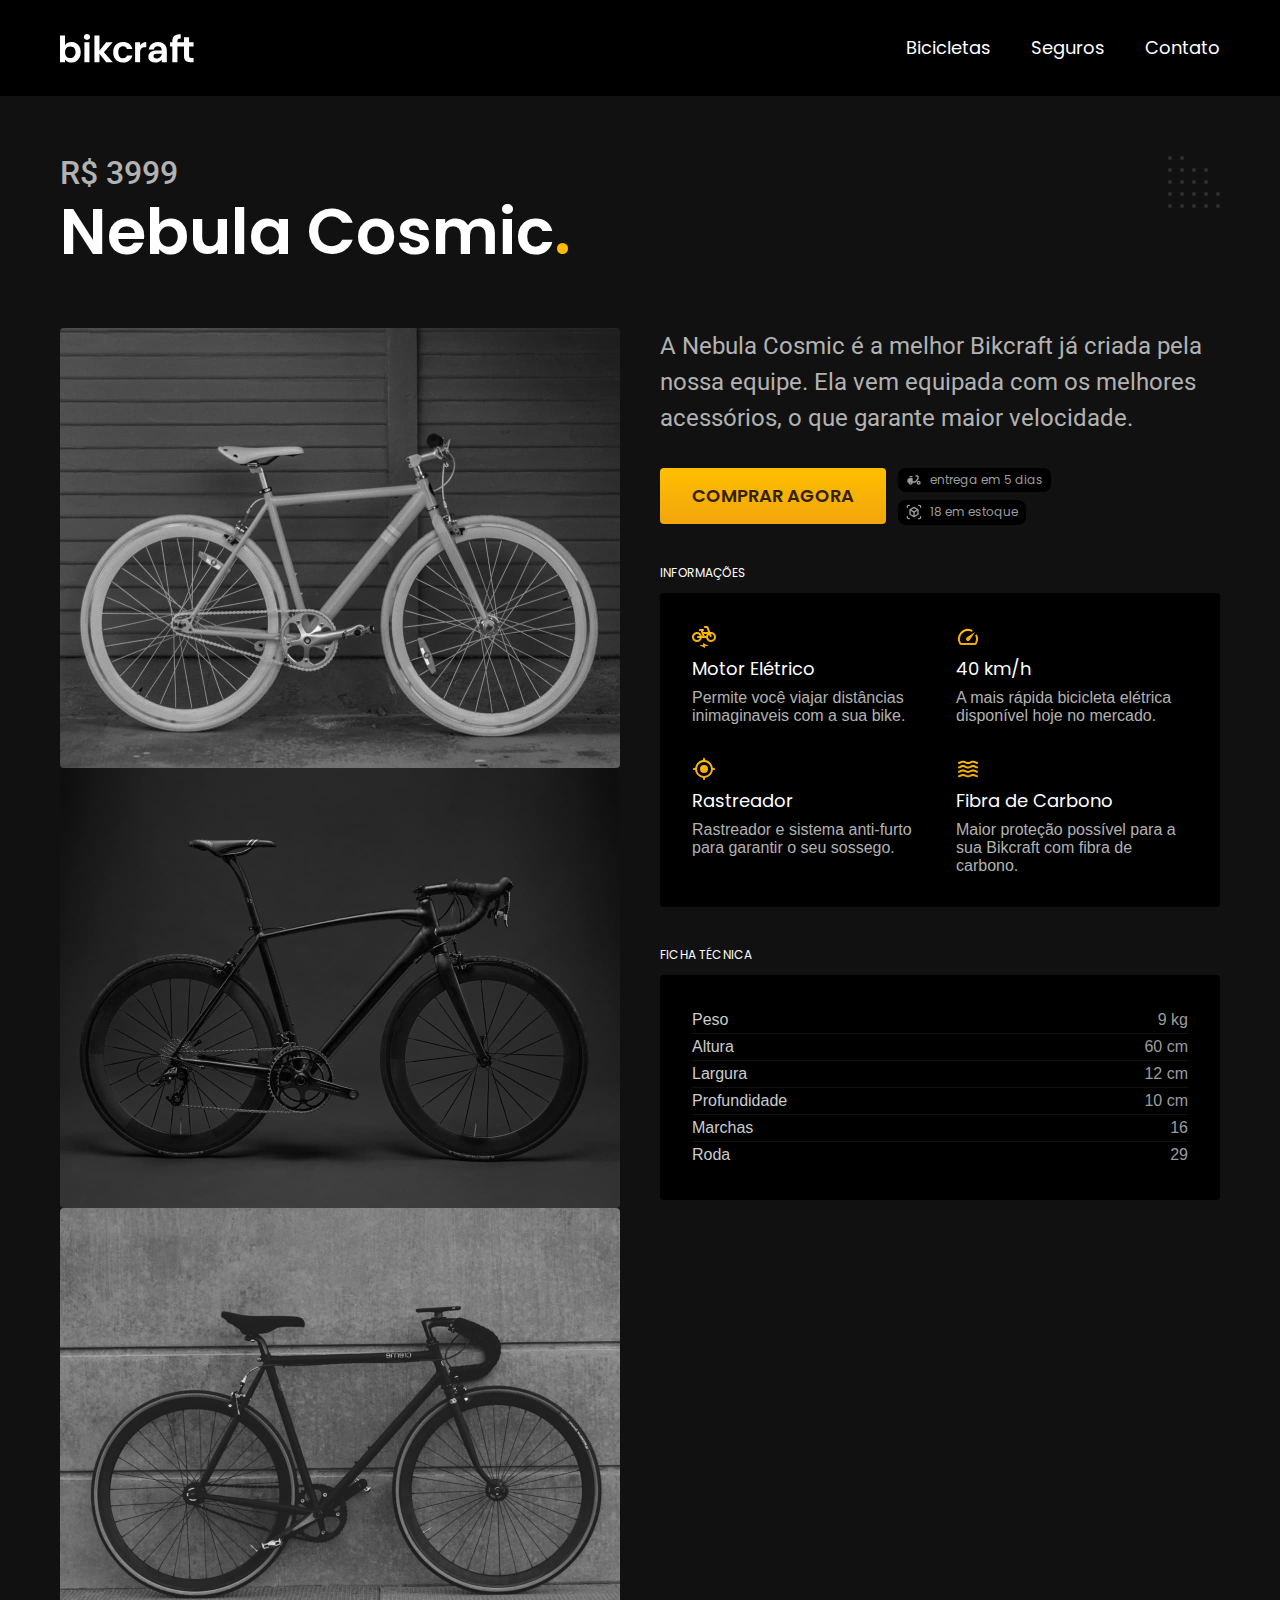
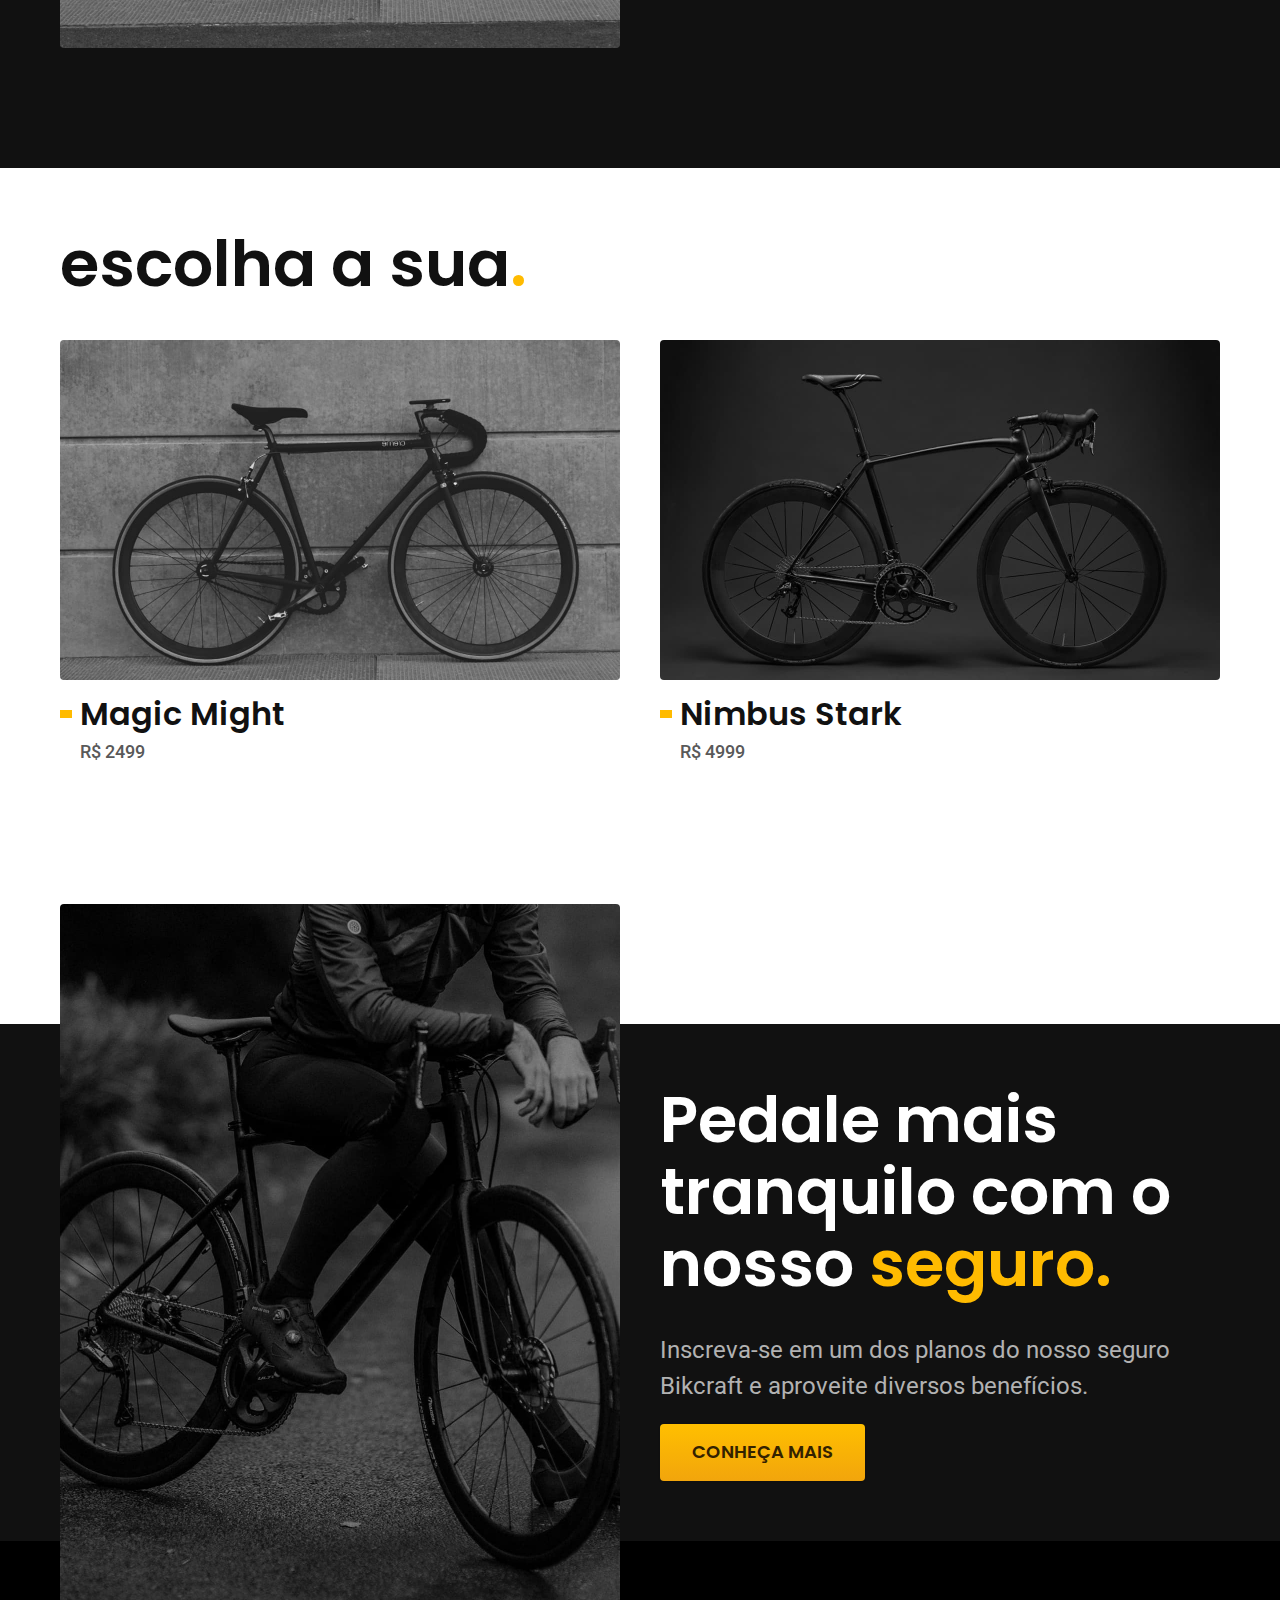
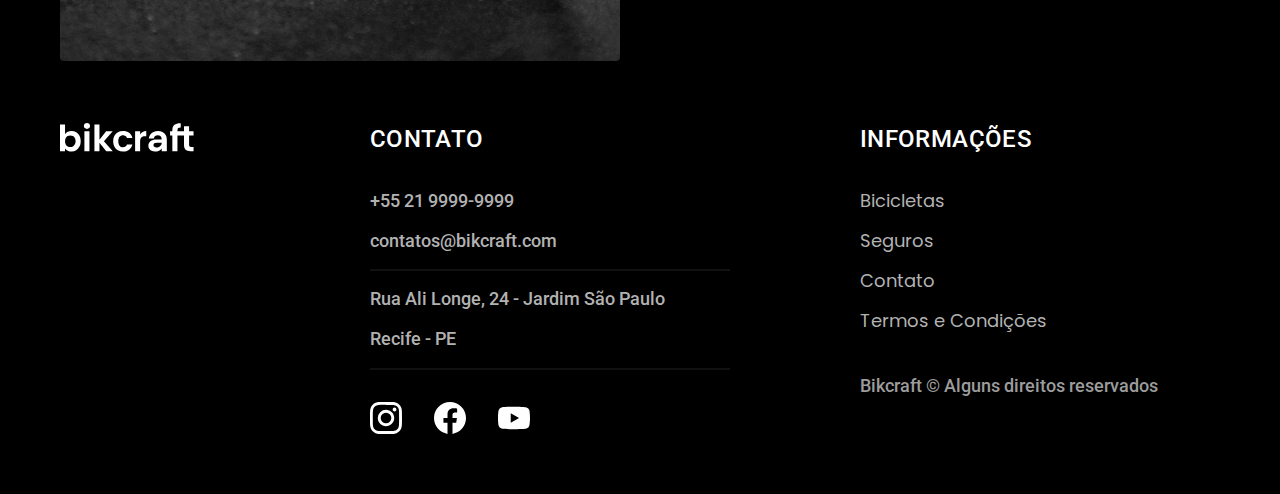
<file: bicicletas/nebula.html>
<!DOCTYPE html>
<html lang="pt-br">

<head>
  <meta charset="UTF-8">
  <meta http-equiv="X-UA-Compatible" content="IE=edge">
  <meta name="viewport" content="width=device-width, initial-scale=1.0">
  <title>Nebula Cosmic | Bikcraft</title>
  <meta name="description" content="Nebula Cosmic">

  <link rel="stylesheet" href="../css/style.css">

  <link href="https://fonts.googleapis.com/css2?family=Merriweather:ital,wght@1,900&family=Poppins:wght@400;600&family=Roboto:wght@400;500&display=swap" rel="stylesheet">
  <link rel="preconnect" href="https://fonts.googleapis.com">
  <link rel="preconnect" href="https://fonts.gstatic.com" crossorigin>
</head>

<body id="bicicleta">

  <header class="header-bg">
    <div class="header container">
      <a href="../">
        <img src="../img/logo.svg" alt="Bikcraft">
      </a>

      <nav aria-label="primaria">
        <ul class="header-menu font-1-m cor-0">
          <li><a href="../bicicletas.html">Bicicletas</a></li>
          <li><a href="../seguros.html">Seguros</a></li>
          <li><a href="../contato.html">Contato</a></li>
        </ul>
      </nav>
    </div>
  </header>

  <main class="titulo-bg">
    <div>
      <div class="titulo container">
        <p class="font-2-xl cor-5">R$ 3999</p>
        <h1 class="font-1-xxl cor-0">Nebula Cosmic<span class="cor-p1">.</span></h1>
      </div>
    </div>
    <div class="bicicleta container">
      <div class="bicicletas-imagens">
        <img src="../img/bicicleta/nimbus3.jpg" alt="">
        <img src="../img/bicicleta/nimbus1.jpg" alt="">
        <img src="../img/bicicleta/nimbus2.jpg" alt="">
      </div>
      <div class="bicicleta-conteudo">
        <p class="font-2-l cor-5">A Nebula Cosmic é a melhor Bikcraft já criada pela nossa equipe. Ela vem equipada com os melhores acessórios, o que garante maior velocidade.</p>
        <div class="bicicleta-comprar">
          <a class="botao" href="../orcamento.html">Comprar Agora</a>
          <span class="font-1-xs cor-6"><img src="../img/icones/entrega.svg" alt=""> entrega em 5 dias</span>
          <span class="font-1-xs cor-6"><img src="../img/icones/estoque.svg" alt="">18 em estoque</span>
        </div>

        <h2 class="font-1-xs cor-0">Informações</h2>
        <ul class="bicicleta-informacoes">
          <li><img src="../img/icones/eletrica.svg" alt="">
            <h3 class="font-1-m cor-0">Motor Elétrico</h3>
            <p class="fon-2-xs cor-5">Permite você viajar distâncias inimaginaveis com a sua bike.</p>
          </li>
          <li><img src="../img/icones/velocidade.svg" alt="">
            <h3 class="font-1-m cor-0">40 km/h</h3>
            <p class="fon-2-xs cor-5">A mais rápida bicicleta elétrica disponível hoje no mercado.</p>
          </li>
          <li><img src="../img/icones/rastreador.svg" alt="">
            <h3 class="font-1-m cor-0">Rastreador</h3>
            <p class="fon-2-xs cor-5">Rastreador e sistema anti-furto para garantir o seu sossego.</p>
          </li>
          <li><img src="../img/icones/carbono.svg" alt="">
            <h3 class="font-1-m cor-0">Fibra de Carbono</h3>
            <p class="fon-2-xs cor-5">Maior proteção possível para a sua Bikcraft com fibra de carbono.</p>
          </li>
        </ul>
        <h2 class="font-1-xs cor-0">Ficha Técnica</h2>
        <ul class="bicicleta-ficha fonot-2-s cor-4">
          <li>Peso <span>9 kg</span></li>
          <li>Altura <span>60 cm</span></li>
          <li>Largura <span>12 cm</span></li>
          <li>Profundidade <span>10 cm</span></li>
          <li>Marchas <span>16</span></li>
          <li>Roda <span>29</span></li>
        </ul>
      </div>
    </div>
  </main>

  <article class="bicicletas-lista container">
    <h2 class="font-1-xxl">escolha a sua<span class="cor-p1">.</span></h2>

    <ul>
      <li>
        <a href="./magic.html">
          <img src="../img/bicicletas/magic.jpg" alt="Bicicleta Preta">
          <h3 class="font-1-xl">Magic Might</h3>
          <span class="font-2-m cor-8">R$ 2499</span>
        </a>
      </li>
      <li>
        <a href="./nimbus.html">
          <img src="../img/bicicletas/nimbus.jpg" alt="Bicicleta Preta">
          <h3 class="font-1-xl">Nimbus Stark</h3>
          <span class="font-2-m cor-8">R$ 4999</span>
        </a>
      </li>
    </ul>
  </article>

  <article class="seguro-bg">
    <div class="seguro container">
      <div class="seguro-imagem">
        <img src="../img/fotos/seguros.jpg" alt="Pessoa parada em cima de uma bicicleta">
      </div>
      <div class="seguro-conteudo">
        <h2 class="font-1-xxl cor-0">Pedale mais tranquilo com o nosso <span class="cor-p1">seguro.</span></h2>
        <p class="font-2-l cor-5">Inscreva-se em um dos planos do nosso seguro Bikcraft e aproveite diversos benefícios.</p>
        <a class="botao" href="../seguros.html">Conheça Mais</a>
      </div>
    </div>
  </article>

  <footer class="footer-bg">
    <div class="footer container">
      <img src="../img/logo.svg" alt="Bikcraft">
      <div class="footer-contato">
        <h3 class="font-2-l-b cor-0">Contato</h3>
        <ul class="font-2-m cor-5">
          <li><a href="tel:+552199999999">+55 21 9999-9999</a></li>
          <li><a href="mailto:">contatos@bikcraft.com</a></li>
          <li>Rua Ali Longe, 24 - Jardim São Paulo</li>
          <li>Recife - PE</li>
        </ul>
        <div class="footer-redes">
          <a href="../">
            <img src="../img/redes/instagram.svg" alt="Instagram">
          </a>
          <a href="../">
            <img src="../img/redes/facebook.svg" alt="Facbook">
          </a>
          <a href="../">
            <img src="../img/redes/youtube.svg" alt="Youtube">
          </a>
        </div>
      </div>
      <div class="footer-informacoes">
        <h3 class="font-2-l-b cor-0">Informações</h3>
        <nav>
          <ul class="font-1-m cor-5">
            <li><a href="../bicicletas.html">Bicicletas</a></li>
            <li><a href="../seguros.html">Seguros</a></li>
            <li><a href="../contato.html">Contato</a></li>
            <li><a href="../termos.html">Termos e Condições</a></li>
          </ul>
        </nav>
        <p class="footer-copy font-2-m cor-6">Bikcraft © Alguns direitos reservados</p>
      </div>
    </div>

  </footer>
</body>

</html>
</file>
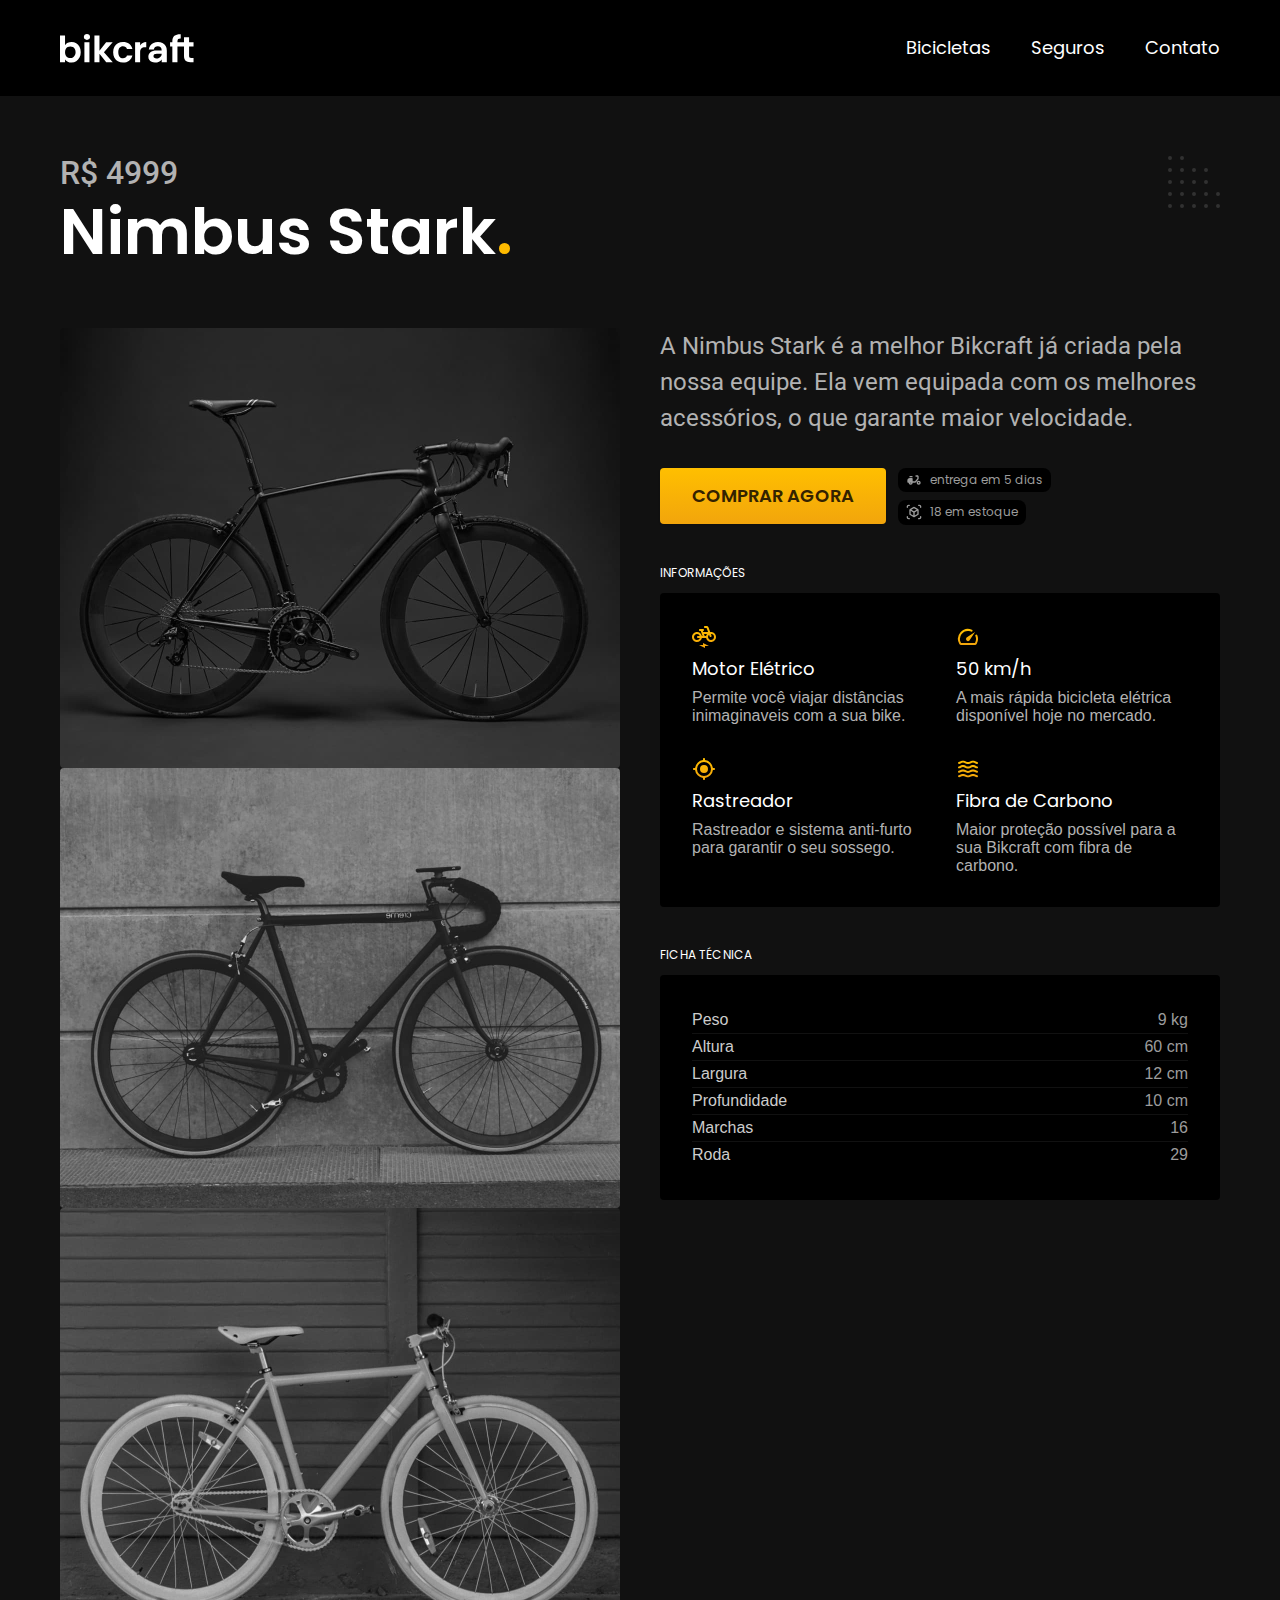
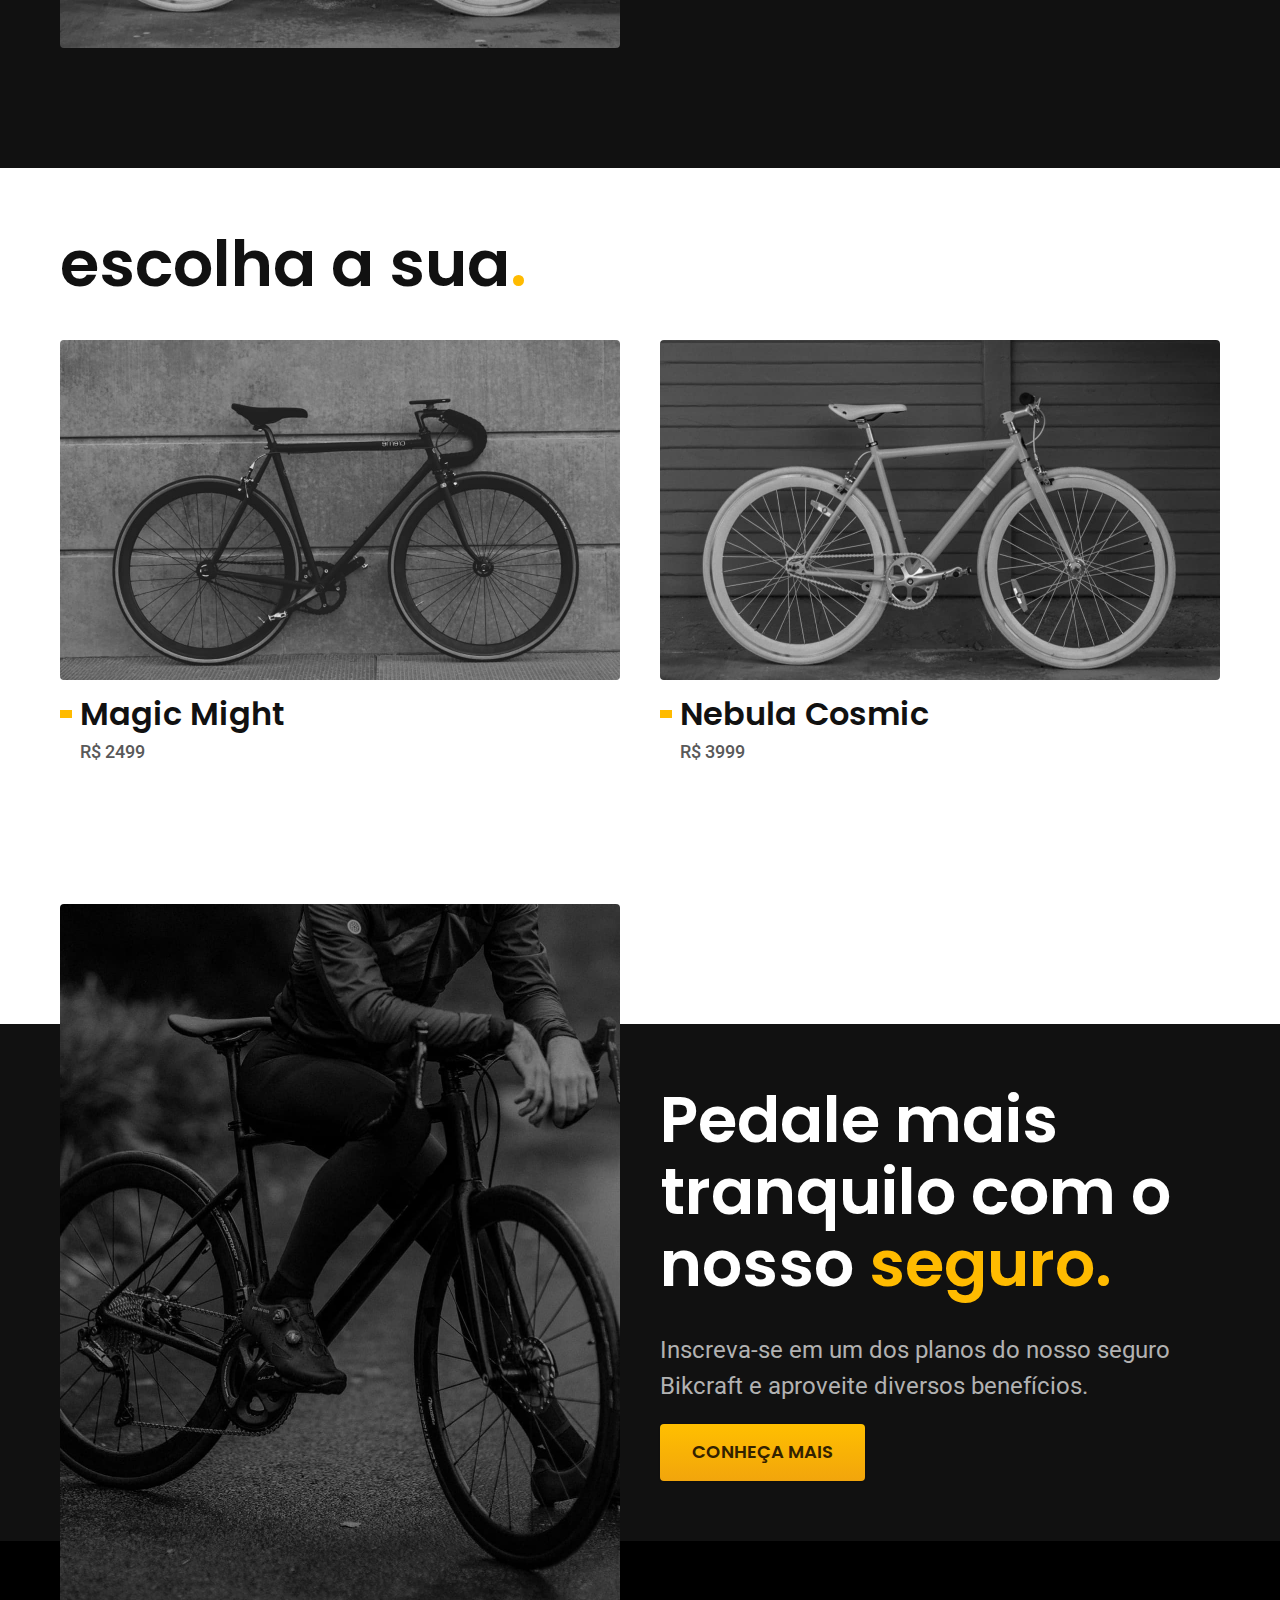
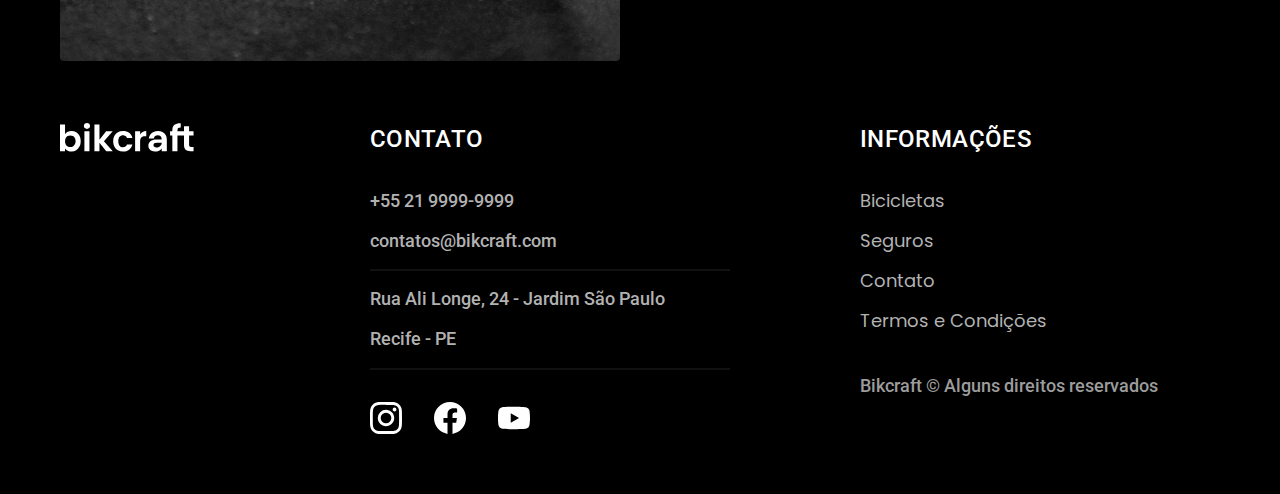
<file: bicicletas/nimbus.html>
<!DOCTYPE html>
<html lang="pt-br">

<head>
  <meta charset="UTF-8">
  <meta http-equiv="X-UA-Compatible" content="IE=edge">
  <meta name="viewport" content="width=device-width, initial-scale=1.0">
  <title>Nimbus Stark | Bikcraft</title>
  <meta name="description" content="Nimbus Stark">

  <link rel="stylesheet" href="../css/style.css">

  <link rel="preconnect" href="https://fonts.googleapis.com">
  <link rel="preconnect" href="https://fonts.gstatic.com" crossorigin>
  <link href="https://fonts.googleapis.com/css2?family=Merriweather:ital,wght@1,900&family=Poppins:wght@400;600&family=Roboto:wght@400;500&display=swap" rel="stylesheet">
</head>

<body id="bicicleta">

  <header class="header-bg">
    <div class="header container">
      <a href="../">
        <img src="../img/logo.svg" alt="Bikcraft">
      </a>

      <nav aria-label="primaria">
        <ul class="header-menu font-1-m cor-0">
          <li><a href="../bicicletas.html">Bicicletas</a></li>
          <li><a href="../seguros.html">Seguros</a></li>
          <li><a href="../contato.html">Contato</a></li>
        </ul>
      </nav>
    </div>
  </header>

  <main class="titulo-bg">
    <div>
      <div class="titulo container">
        <p class="font-2-xl cor-5">R$ 4999</p>
        <h1 class="font-1-xxl cor-0">Nimbus Stark<span class="cor-p1">.</span></h1>
      </div>
    </div>
    <div class="bicicleta container">
      <div class="bicicletas-imagens">
        <img src="../img/bicicleta/nimbus1.jpg" alt="">
        <img src="../img/bicicleta/nimbus2.jpg" alt="">
        <img src="../img/bicicleta/nimbus3.jpg" alt="">
      </div>
      <div class="bicicleta-conteudo">
        <p class="font-2-l cor-5">A Nimbus Stark é a melhor Bikcraft já criada pela nossa equipe. Ela vem equipada com os melhores acessórios, o que garante maior velocidade.</p>
        <div class="bicicleta-comprar">
          <a class="botao" href="../orcamento.html">Comprar Agora</a>
          <span class="font-1-xs cor-6"><img src="../img/icones/entrega.svg" alt=""> entrega em 5 dias</span>
          <span class="font-1-xs cor-6"><img src="../img/icones/estoque.svg" alt="">18 em estoque</span>
        </div>

        <h2 class="font-1-xs cor-0">Informações</h2>
        <ul class="bicicleta-informacoes">
          <li><img src="../img/icones/eletrica.svg" alt="">
            <h3 class="font-1-m cor-0">Motor Elétrico</h3>
            <p class="fon-2-xs cor-5">Permite você viajar distâncias inimaginaveis com a sua bike.</p>
          </li>
          <li><img src="../img/icones/velocidade.svg" alt="">
            <h3 class="font-1-m cor-0">50 km/h</h3>
            <p class="fon-2-xs cor-5">A mais rápida bicicleta elétrica disponível hoje no mercado.</p>
          </li>
          <li><img src="../img/icones/rastreador.svg" alt="">
            <h3 class="font-1-m cor-0">Rastreador</h3>
            <p class="fon-2-xs cor-5">Rastreador e sistema anti-furto para garantir o seu sossego.</p>
          </li>
          <li><img src="../img/icones/carbono.svg" alt="">
            <h3 class="font-1-m cor-0">Fibra de Carbono</h3>
            <p class="fon-2-xs cor-5">Maior proteção possível para a sua Bikcraft com fibra de carbono.</p>
          </li>
        </ul>
        <h2 class="font-1-xs cor-0">Ficha Técnica</h2>
        <ul class="bicicleta-ficha fonot-2-s cor-4">
          <li>Peso <span>9 kg</span></li>
          <li>Altura <span>60 cm</span></li>
          <li>Largura <span>12 cm</span></li>
          <li>Profundidade <span>10 cm</span></li>
          <li>Marchas <span>16</span></li>
          <li>Roda <span>29</span></li>
        </ul>
      </div>
    </div>
  </main>

  <article class="bicicletas-lista container">
    <h2 class="font-1-xxl">escolha a sua<span class="cor-p1">.</span></h2>

    <ul>
      <li>
        <a href="./magic.html">
          <img src="../img/bicicletas/magic.jpg" alt="Bicicleta Preta">
          <h3 class="font-1-xl">Magic Might</h3>
          <span class="font-2-m cor-8">R$ 2499</span>
        </a>
      </li>
      <li>
        <a href="./nebula.html">
          <img src="../img/bicicletas/nebula.jpg" alt="Bicicleta Preta">
          <h3 class="font-1-xl">Nebula Cosmic</h3>
          <span class="font-2-m cor-8">R$ 3999</span>
        </a>
      </li>
    </ul>
  </article>

  <article class="seguro-bg">
    <div class="seguro container">
      <div class="seguro-imagem">
        <img src="../img/fotos/seguros.jpg" alt="Pessoa parada em cima de uma bicicleta">
      </div>
      <div class="seguro-conteudo">
        <h2 class="font-1-xxl cor-0">Pedale mais tranquilo com o nosso <span class="cor-p1">seguro.</span></h2>
        <p class="font-2-l cor-5">Inscreva-se em um dos planos do nosso seguro Bikcraft e aproveite diversos benefícios.</p>
        <a class="botao" href="../seguros.html">Conheça Mais</a>
      </div>
    </div>
  </article>

  <footer class="footer-bg">
    <div class="footer container">
      <img src="../img/logo.svg" alt="Bikcraft">
      <div class="footer-contato">
        <h3 class="font-2-l-b cor-0">Contato</h3>
        <ul class="font-2-m cor-5">
          <li><a href="tel:+552199999999">+55 21 9999-9999</a></li>
          <li><a href="mailto:">contatos@bikcraft.com</a></li>
          <li>Rua Ali Longe, 24 - Jardim São Paulo</li>
          <li>Recife - PE</li>
        </ul>
        <div class="footer-redes">
          <a href="../">
            <img src="../img/redes/instagram.svg" alt="Instagram">
          </a>
          <a href="../">
            <img src="../img/redes/facebook.svg" alt="Facbook">
          </a>
          <a href="../">
            <img src="../img/redes/youtube.svg" alt="Youtube">
          </a>
        </div>
      </div>
      <div class="footer-informacoes">
        <h3 class="font-2-l-b cor-0">Informações</h3>
        <nav>
          <ul class="font-1-m cor-5">
            <li><a href="../bicicletas.html">Bicicletas</a></li>
            <li><a href="../seguros.html">Seguros</a></li>
            <li><a href="../contato.html">Contato</a></li>
            <li><a href="../termos.html">Termos e Condições</a></li>
          </ul>
        </nav>
        <p class="footer-copy font-2-m cor-6">Bikcraft © Alguns direitos reservados</p>
      </div>
    </div>

  </footer>
</body>

</html>
</file>
<file: css/style.css>
@import "./global/global.css";
@import "./utilidades/tipografia.css";
@import "./utilidades/cores.css";

@import "./global/header.css";
@import "./global/footer.css";

/*Utilidades*/
@import "./utilidades/componentes.css";
@import "./utilidades/formulario.css";

/*Home*/
@import "./home/introducao.css";
@import "./home/tecnologia.css";
@import "./home/parceiros.css";
@import "./home/depoimento.css";

/*Bicicletas*/
@import "./bicicletas/bicicletas-lista.css";
@import "./bicicletas/bicicletas.css";

/*Bicicleta*/
@import "./bicicleta/bicicleta.css";
@import "./bicicleta/seguro.css";

/*Seguros*/
@import "./seguros/seguros.css";
@import "./seguros/vantagens.css";
@import "./seguros/perguntas.css";

/*Contato*/
@import "./contato/contato.css";
@import "./contato/lojas.css";

/*Orçamento*/
@import "./orcamento/orcamento.css";

/*Termos*/
@import "./termos/termos.css";
</file>
<file: css/style.min.css>
body{margin:0;font-family:Arial,Helvetica,sans-serif;color:#111}blockquote,dd,h1,h2,h3,h4,p,ul{margin:0}ul{margin:0;padding:0;list-style:none}a{text-decoration:none;color:inherit}img{max-width:100%;height:auto;display:block}img[src$=".jpg"]{border-radius:4px}.font-1-xs{font:400 0.75rem/1.35 Poppins,sans-serif}.font-2-xs{font:400 0.875rem/1.43 Roboto,sans-serif}.font-1-s{font:400 1rem/1.5 Poppins,sans-serif}.font-2-s{font:400 1rem/1.5 Roboto,sans-serif}.font-1-m,.font-1-m-b{font:400 1.125rem/1.35 Poppins,sans-serif}.font-1-m-b{font-weight:600}.font-2-m{font:500 1.125rem/1.35 Roboto,sans-serif}.font-1-l{font:400 1.5rem/1.5 Poppins,sans-serif}.font-2-l,.font-2-l-b{font:400 1.5rem/1.5 Roboto,sans-serif}.font-2-l-b{font-weight:500;letter-spacing:.015em;text-transform:uppercase}.font-1-xl{font:600 2rem/1.12 Poppins,sans-serif}.font-2-xl{font:500 2rem/1.12 Roboto,sans-serif}.font-1-xxl{font:600 4rem/1.125 Poppins,sans-serif}@media (max-width:1200px){.font-1-xxl{font-size:3rem}.font-2-l,.font-2-l-b{font-size:1.125rem}}@media (max-width:800px){.font-1-xl{font-size:2rem}.font-1-xl{font-size:1.5rem}}:root{--cor-0:#ffffff;--cor-1:#f1f1f1;--cor-2:#ededed;--cor-3:#dedede;--cor-4:#cccccc;--cor-5:#b2b2b2;--cor-6:#9c9c9c;--cor-7:#717171;--cor-8:#595959;--cor-9:#404040;--cor-10:#2e2e2e;--cor-11:#111111;--cor-12:#000000;--cor-p1:#ffbb00;--cor-p2:#e4a30b;--cor-p3:#a66f00;--cor-p4:#664400;--cor-p5:#332200}.cor-0{color:var(--cor-0)}.cor-1{color:var(--cor-1)}.cor-2{color:var(--cor-2)}.cor-3{color:var(--cor-3)}.cor-4{color:var(--cor-4)}.cor-5{color:var(--cor-5)}.cor-6{color:var(--cor-6)}.cor-7{color:var(--cor-7)}.cor-8{color:var(--cor-8)}.cor-9{color:var(--cor-9)}.cor-10{color:var(--cor-10)}.cor-11{color:var(--cor-11)}.cor-12{color:var(--cor-12)}.cor-p1{color:var(--cor-p1)}.cor-p2{color:var(--cor-p2)}.cor-p3{color:var(--cor-p3)}.cor-p4{color:var(--cor-p4)}.cor-p5{color:var(--cor-p5)}.header-bg{background-color:var(--cor-12)}.header{display:flex;flex-wrap:wrap;gap:20px;justify-content:space-between;align-items:center;padding-top:20px;padding-bottom:20px}.header-menu{display:flex;flex-wrap:wrap;gap:40px}.header-menu a{display:inline-block;padding:16px 0;position:relative}.header-menu a::after{content:"";display:block;height:2px;width:0;background:var(--cor-0);margin-top:4px;transition:.3s;position:absolute}.header-menu a:hover:after{width:100%}@media (max-width:800px){.header-menu{gap:20px}.header-menu a{background:var(--cor-11);padding:12px 16px;border-radius:4px}.header-menu a:hover{background-color:var(--cor-10)}.header a:after{display:none}}@media (max-width:400px){.header-menu{gap:12px}.header-menu a{padding:8px 12px;font-size:14px}}.footer-bg{background-color:var(--cor-12)}.footer{display:grid;grid-template-columns:3fr 5fr 4fr;gap:40px;padding-top:60px;padding-bottom:60px}.footer h3{margin-bottom:32px}.footer-contato ul{margin-bottom:32px}.footer-contato li:nth-child(2n):after{content:"";display:block;max-width:360px;height:2px;background:var(--cor-11);margin-top:16px}.footer li{margin-bottom:16px}.footer-redes{display:flex;gap:32px}.footer a:hover{color:var(--cor-0)}.footer-copy{grid-column:1/-1;margin-top:40px}@media (max-width:800px){.footer>img{display:none}.footer{grid-template-columns:1fr 1fr}}@media (max-width:600px){.footer{grid-template-columns:1fr;gap:60px}.footer-copy{margin-top:0}}.container{box-sizing:border-box;max-width:1200px;padding-left:20px;padding-right:20px;margin-left:auto;margin-right:auto}.botao{display:inline-block;padding:16px 32px;background:linear-gradient(#ffbf00,#f2a50c);border-radius:4px;box-shadow:0 1px 2px rgba(0,0,0,.1);text-transform:uppercase;color:var(--cor-p5);font:600 1.125rem/1.35 Poppins,sans-serif;max-width:max-content;border:none;cursor:pointer}.botao:hover{background:linear-gradient(#ffb60d,#e59317)}.botao.secundario{background:var(--cor-10);color:var(--cor-2)}.botao.secundario:hover{background:var(--cor-9)}.botao.seta{display:flex;align-items:center}.botao.seta::after{content:"";display:inline-block;width:18px;height:10px;margin-left:12px;background:url("../../img/icones/seta.svg");transition:transform .2s}.botao.seta:hover::after{transform:translateX(4px)}@media (max-width:600px){.botao{padding:12px 16px;font-size:1rem}}.link{display:inline-block;color:var(--cor-p1);font:500 1.5rem/1.5 Poppins,sans-ferif;text-transform:uppercase}.link::after{content:"";display:block;width:100%;height:4px;background-color:currentColor}.link:hover{color:var(--cor-0)}.titulo-bg{padding-top:60px;padding-bottom:60px;background-color:var(--cor-11)}.titulo{background:url("../../img/dec/top-right.svg") no-repeat top right 20px}.titulo p{margin-bottom:4px}@media (max-width:800px){.titulo{padding-top:40px;padding-bottom:60px}.titulo p{font-size:1rem;text-transform:lowercase;font-weight:400}}.form{display:grid;grid-template-columns:1fr 1fr;gap:20px}.form label{display:block;font:400 1rem/1.5 Poppins,sans-serif;margin-bottom:4px}.form .col-2{grid-column:span 2}.form input[type=email],.form input[type=text],.form textarea{font:400 1rem/1.5 Roboto,sans-serif;background:var(--cor-1);border:1px solid var(--cor-2);padding:12px;border-radius:4px;width:100%;box-sizing:border-box}.form input[type=email]:focus,.form input[type=text]:focus,.form textarea:focus{outline:0;border-color:var(--cor-p1);background:var(--cor-0);box-shadow:0 0 0 2px #fea}@media (max-width:600px){.form{grid-template-columns:1fr}.form .col-2{grid-column:1}}.introducao-bg{background:var(--cor-12) url("../../img/dec/bottom-left.svg") no-repeat bottom 160px left 20px;box-shadow:inset 0 -120px var(--cor-0)}.introducao{display:grid;grid-template-columns:1fr 1fr;gap:0 40px}.introducao-conteudo{align-self:end;padding-bottom:200px}.introducao img{width:100%;height:100%;object-fit:cover;border-radius:4px}.introducao h1{margin-bottom:32px}.introducao p{margin-bottom:20px}@media (max-width:800px){.introducao-bg{background:var(--cor-11);padding-top:40px;box-shadow:inset 0 -60px #fff}.introducao{grid-template-columns:1fr;gap:32px}.introducao-conteudo{padding-bottom:0}.introducao h1{margin-bottom:16px}.introducao img{height:300px;width:100%}}.tecnologia-bg{background-color:var(--cor-11);box-shadow:inset 0 80px var(--cor-0),inset 0 -80px var(--cor-0)}.tecnologia{display:grid;grid-template-columns:1fr 1fr;gap:40px}.tecnologia-imagem img{width:100%;height:100%;object-fit:cover;object-position:left}.tecnologia-conteudo{padding-top:160px;padding-bottom:160px}.tecnologia-conteudo>span{display:block;margin-bottom:20px}.tecnologia-conteudo h2{margin-bottom:32px}.tecnologia-conteudo>p{margin-bottom:20px}.tecnologia a{margin-bottom:80px}.tecnologia-vantagens{display:flex;gap:40px}.tecnologia-vantagens h3{margin-bottom:8px;width:max-content}.tecnologia-vantagens img{width:24px;margin-bottom:8px}@media (max-width:800px){.tecnologia-bg{box-shadow:initial}.tecnologia{grid-template-columns:1fr}.tecnologia-conteudo{padding-top:60px;padding-bottom:60px}.tecnologia-imagem{display:none}.tecnologia a{margin-bottom:60px}}@media (max-width:600px){.tecnologia-vantagens{flex-direction:column}}.parceiros{padding-top:60px;padding-bottom:120px}.parceiros h2{margin-bottom:60px}.parceiros ul{padding:0 20px;max-width:1400px;display:grid;grid-template-columns:repeat(4,1fr);margin:0 auto}.parceiros li{display:flex;padding:32px;border-left:2px solid var(--cor-2)}.parceiros img{margin:auto}.parceiros li:first-child,.parceiros li:nth-child(5){border-left:none}.parceiros li:nth-child(n+5){border-top:2px solid var(--cor-2)}@media (max-width:800px){.parceiros{padding-bottom:60px}.parceiros h2{margin-bottom:20px}.parceiros ul{grid-template-columns:repeat(2,1fr)}.parceiros li{padding:20px}.parceiros li:nth-child(n+3){border-top:2px solid var(--cor-2)}.parceiros li:nth-child(odd){border-left:none}}.depoimento{display:grid;grid-template-columns:1fr 1fr;background-color:var(--cor-p1);overflow:hidden}.depoimento img{width:100%;height:100%;object-fit:cover;border-radius:0}.depoimento-conteudo{padding:40px 40px 80px 80px;align-self:end;background:url("../../img/dec/bottom-right-p.svg") no-repeat bottom 40px right 40px}.depoimento-conteudo p{max-width:32ch;font-family:Merriweather,serif;font-style:italic;font-weight:900;margin-bottom:32px;position:relative}.depoimento p::after,.depoimento p::before{font-size:5rem;color:var(--cor-p2);position:absolute}.depoimento p::before{content:"“";left:-50px;top:-20px}.depoimento p::after{content:"”"}@media (min-width:1200px){.depoimento img{max-height:520px}}@media (max-width:800px){.depoimento{grid-template-columns:1fr;text-align:center}.depoimento img{max-height:200px}.depoimento-conteudo{padding:40px 20px;margin:auto}}.bicicletas-lista{padding-top:60px;padding-bottom:120px}.bicicletas-lista h2{margin-bottom:40px}.bicicletas-lista ul{display:flex;gap:40px;padding:0 20px 20px 20px;max-width:1400px;margin-left:auto;margin-right:auto;overflow-x:auto}#bicicleta .bicicletas-lista ul{padding:0 0 20px 0}.bicicletas-lista li{min-width:280px}.bicicletas-lista a{display:block}.bicicletas-lista img{margin-bottom:16px}.bicicletas-lista h3{margin-bottom:8px;display:flex;align-items:center}.bicicletas-lista h3::before{content:"";display:inline-block;height:8px;width:12px;margin-right:8px;background-color:var(--cor-p1);transition:width .2s}.bicicletas-lista a:hover h3::before{width:24px}.bicicletas-lista li span{padding-left:20px}@media (max-width:800px){.bicicletas-lista{padding-bottom:60px}.bicicletas-lista ul{gap:20px}}.bicicletas-bg{background:linear-gradient(to right,var(--cor-0) 30%,var(--cor-11) 0)}.bicicletas{display:grid;grid-template-columns:1fr 1fr;gap:40px;padding-top:60px;padding-bottom:60px;background:url("../../img/dec/top-right.svg") no-repeat top 40px right 20px}.bicicletas-imagem{display:grid}.bicicletas-imagem img{grid-area:1/1}.bicicletas-imagem span{grid-area:1/1;place-self:start end;margin-top:20px;background-color:var(--cor-12);display:inline-block;padding:8px 16px 8px 8px;border-radius:4px 0 0 4px}.bicicletas-conteudo{display:grid;grid-template-columns:1fr auto;align-content:start}.bicicletas h2,.bicicletas p{grid-column:1/-1}.bicicletas h2{margin-bottom:20px}.bicicletas h2::before{content:"";display:block;width:12px;height:8px;background-color:var(--cor-p1);margin-bottom:8px}.bicicletas p{margin-bottom:32px}.bicicletas a{place-self:end}.bicicletas li{display:flex;align-items:center}.bicicletas ul{display:grid;gap:16px}.bicicletas-conteudo img{width:24px;margin-right:8px}@media (max-width:800px){.bicicletas-bg{background:var(--cor-11)}.bicicletas{grid-template-columns:1fr;gap:20px;padding-top:40px;padding-bottom:40px}}@media (max-width:600px){.bicicletas-conteudo{grid-template-columns:1fr}.bicicletas ul{font-size:1rem;grid-template-columns:1fr 1fr;margin-bottom:32px}.bicicletas a{place-self:start}}.bicicleta{display:grid;grid-template-columns:1fr 1fr;align-items:start;gap:40px;padding-top:60px;padding-bottom:60px}#bicicleta .titulo p{text-transform:uppercase}.bicicleta-imagens{display:flex;flex-wrap:wrap;gap:20px}.bicicleta-imagens img{flex:1;min-width:200px}.bicicleta-imagens img:first-child{min-width:100%}.bicicleta-conteudo>p{margin-bottom:32px}.bicicleta-comprar{display:grid;grid-template-columns:max-content auto;align-items:center;justify-items:start;gap:8px 12px;margin-bottom:40px}.bicicleta-comprar a{grid-row:span 2}.bicicleta-comprar span{display:flex;align-items:center;background-color:var(--cor-12);gap:8px;padding:4px 8px;border-radius:8px}.bicicleta-conteudo h2{text-transform:uppercase;letter-spacing:.015em;margin-bottom:12px}.bicicleta-ficha,.bicicleta-informacoes{padding:32px;background-color:var(--cor-12);border-radius:4px}.bicicleta-informacoes{margin-bottom:40px;display:grid;grid-template-columns:1fr 1fr;gap:32px}.bicicleta-informacoes img{width:24px;margin-bottom:8px}.bicicleta-informacoes h3{margin-bottom:8px}.bicicleta-ficha li{padding:4px 0;display:flex;justify-content:space-between;border-bottom:1px solid var(--cor-11)}.bicicleta-ficha li:last-child{border:none}.bicicleta-ficha span{color:var(--cor-6)}@media (max-width:800px){.bicicleta{grid-template-columns:1fr;padding-top:40px;padding-bottom:40px}.bicicleta-imagens{grid-row:2}}@media (max-width:400px){.bicicleta-informacoes{grid-template-columns:1fr}.bicicleta-comprar{grid-template-columns:1fr}}.seguro-bg{background-color:var(--cor-11);box-shadow:inset 0 120px var(--cor-0),inset 0 -120px var(--cor-12)}.seguro{display:grid;grid-template-columns:1fr 1fr;gap:40px}.seguro-imagem img{width:100%;height:100%;object-fit:cover}.seguro-conteudo{padding-top:180px;padding-bottom:180px}.seguro h2{margin-bottom:32px}.seguro p{margin-bottom:20px}@media (max-width:800px){.seguro-bg{box-shadow:inset 0 -60px var(--cor-12)}.seguro{grid-template-columns:1fr}.seguro-conteudo{grid-row:1;padding-top:40px;padding-bottom:0}}.seguros-bg{background-color:var(--cor-11)}.seguros{padding-top:60px;padding-bottom:60px;display:grid;grid-template-columns:1fr 1fr;gap:40px;align-items:center}#seguros .seguros{padding-top:0}.seguros h2{grid-column:1/-1}.seguros-item{background-color:var(--cor-12);padding:32px 32px 32px 60px;display:grid;grid-template-columns:1fr auto;border-radius:4px}.seguros-item h3{margin-bottom:40px}.seguros-item span{grid-column:2;display:block;text-align:right}.seguros-item ul{grid-column:1/-1;margin-bottom:32px}.seguros-item li{display:flex;align-items:center;position:relative}.seguros-item li+li{margin-top:20px}.seguros-item li::before{content:"";display:inline-block;width:13px;height:9px;background-image:url("../../img/icones/lista.svg");position:absolute;left:-21px}.seguros-item a{grid-column:1/-1}@media (max-width:800px){.seguros{grid-template-columns:1fr}}.vantagens-bg{background-color:var(--cor-12)}.vantagens{padding-top:120px;padding-bottom:120px}.vantagens h2{margin-bottom:60px}.vantagens ul{display:grid;grid-template-columns:repeat(auto-fit,minmax(280px,max-content));gap:40px 60px}.vantagens h3,.vantagens img{margin-bottom:8px}@media (max-width:800px){.vantagens{padding-top:60px;padding-bottom:60px}.vantagens h2{margin-bottom:40px}.vantagens ul{gap:20px}}.perguntas{padding-top:120px;padding-bottom:120px}.perguntas h2{margin-bottom:60px}.perguntas dl>div{padding:20px;border-radius:4px}.perguntas dl>div:nth-child(odd){background-color:var(--cor-1)}.perguntas dt{display:grid;grid-template-columns:auto 1fr auto;align-items:center;gap:8px;cursor:pointer}.perguntas dt::before{content:"";display:inline-block;width:12px;height:8px;background-color:var(--cor-p1)}.perguntas dt::after{content:"";display:inline-block;width:14px;height:6px;background:url("../../img/icones/seta-abrir.svg");transition:.3s}.perguntas dt:hover::after{transform:rotate(180deg)}.perguntas dd{padding-left:20px;padding-top:16px;max-width:80ch}@media (max-width:800px){.perguntas{padding-top:60px;padding-bottom:60px}.perguntas h2{margin-bottom:40px}}#contato{background:linear-gradient(var(--cor-11) 600px,var(--cor-1) 0)}.contato{display:grid;grid-template-columns:5fr 7fr}.contato-dados,.contato-formulario{padding:60px;box-shadow:0 1px 2px rgba(0,0,0,.1)}.contato-dados{border:5px 0 0 5px;background:var(--cor-12) url("../../img/dec/bottom-left.svg") no-repeat bottom 20px left 20px}.contato-formulario{border:0 5px 5px 0;background:var(--cor-0) url("../../img/dec/bottom-right.svg") no-repeat bottom 20px right 20px}.contato-dados h2{margin-bottom:60px}.contato-endereco{margin-bottom:32px;padding-left:28px;background:url("../../img/icones/local.svg") no-repeat 0 2px}.contato-endereco p{margin-bottom:8px}.contato-meios a{display:block;max-width:max-content;margin-bottom:8px;padding-left:28px}.contato-meios a:hover{color:var(--cor-0)}.contato-meios a:first-child{background:url("../../img/icones/email.svg") no-repeat 0 2px}.contato-meios a:first-child(2){margin-bottom:32px}.contato-meios a:nth-child(3){background:url("../../img/icones/telefone.svg") no-repeat 0 2px;margin-bottom:60px}.contato-redes{display:flex;gap:32px;padding-left:28px}@media (max-width:800px){.contato{grid-template-columns:1fr}.contato-dados,.contato-formulario{padding:20px}.contato-dados{border-radius:5px 5px 0 0;background:var(--cor-12)}.contato-formulario{border-radius:0 0 5px 5px}.contato-dados h2,.contato-meios a:nth-child(3){margin-bottom:32px}.contato-redes{margin-bottom:12px}}.lojas{display:grid;grid-template-columns:1fr 1fr;gap:0 40px;padding-top:120px;padding-bottom:120px}.lojas h2{grid-column:1/-1;margin-bottom:60px}.lojas img{border-radius:4px 4px 0 0}.lojas-item{border-radius:4px;background:var(--cor-0);box-shadow:0 1px 2px rgba(0,0,0,.1)}.lojas-conteudo{display:grid;grid-template-columns:1fr 1fr;gap:32px 16px;padding:32px}.lojas-conteudo h3,.lojas-tempo{grid-column:1/-1}.lojas-dados{display:grid;gap:8px;border-left:2px solid var(--cor-2);padding-left:12px}.lojas-tempo{display:flex;align-items:center;gap:8px}@media (max-width:800px){.lojas{gap:20px;padding-top:60px;padding-bottom:60px}.lojas h2{padding-bottom:32px}.lojas-conteudo{grid-template-columns:1fr}}@media (max-width:600px){.lojas{grid-template-columns:1fr}}#orcamento{background:linear-gradient(var(--cor-11) 600px,var(--cor-1) 0)}.orcamento{display:grid;grid-template-columns:5fr 7fr;padding-bottom:120px}.orcamento h2{text-transform:uppercase;position:relative;display:flex;align-items:center}.orcamento h2::before{content:"";display:inline-block;width:4px;height:8px;background-color:var(--cor-p1);position:absolute;left:-12px}.orcamento-dados,.orcamento-produto{padding:60px;box-shadow:0 1px 2px rgba(0,0,0,.1)}.orcamento-produto{border-radius:5px 0 0 5px;background:var(--cor-12) url("../../img/dec/bottom-left.svg") no-repeat bottom 20px left 20px;display:grid;grid-template-columns:1fr 1fr;gap:20px;align-content:start}.orcamento-produto>*{grid-column:1/-1}.orcamento-produto>label{grid-column:initial}.orcamento-produto label{font:400 1rem/1.5 Poppins,sans-serif;color:var(--cor-4);background-color:var(--cor-10);padding:12px 16px;border-radius:4px;cursor:pointer;display:grid;grid-template-columns:auto 1fr auto;align-items:center;border:1px solid var(--cor-10)}.orcamento-produto input:checked+label{background:var(--cor-0);color:var(--cor-11)}.orcamento-produto label::before{content:"";display:inline-block;box-sizing:border-box;width:12px;height:12px;border:1px solid var(--cor-6);border-radius:50%;margin-right:8px}.orcamento-produto input:checked+label::before{border-color:var(--cor-7);box-shadow:inset 0 0 0 3px var(--cor-0),inset 0 0 0 5px var(--cor-7)}.orcamento-produto label:hover{background-color:var(--cor-9);border-color:var(--cor-9)}.orcamento-produto input:focus+label{box-shadow:0 0 0 2px var(--cor-p1);border-color:var(--cor-12)}.orcamento-produto label span{display:none}.orcamento-produto input:checked+label span{display:inline-block}.orcamento-produto input{opacity:0;position:absolute;pointer-events:none}.orcamento-dados{border-radius:0 5px 5px 0;background:var(--cor-0) url("../../img/dec/bottom-right.svg") no-repeat bottom 20px right 20px}.orcamento-conteudo{display:none}.orcamento-dado h2:nth-of-type(n+2),.orcamnto-contudo h2{margin-top:20px}#bikcraft:checked~#orcamento-bikcraft,#seguro:checked~#orcamento-seguro{display:grid;gap:20px}.orcamento-detalhes{display:none;background:var(--cor-0);padding:20px;grid-template-columns:1fr 1fr;border-radius:4px;align-items:center}.orcamento-detalhes li{display:flex;align-items:center;margin-bottom:8px}.orcamento-detalhes li img{width:16px;margin-right:8px}.orcamento-produto input:checked+label+.orcamento-detalhes{display:grid}@media (max-width:1200px){.orcamento-dados,.orcamento-produto{padding:32px}}@media (max-width:800px){.orcamento{grid-template-columns:1fr}.orcamento-produto{border-radius:5px 5px 0 0;background:var(--cor-12)}.orcamento-dados{border-radius:0 0 5px 5px}}@media (max-width:400px){.orcamento-produto{grid-template-columns:1fr}}.termos{padding-top:80px;padding-bottom:80px}.termos h2{font-weight:600;margin-bottom:20px}.termos p+h2{margin-top:40px}.termos p{max-width:70ch;margin-bottom:24px}
</file>
